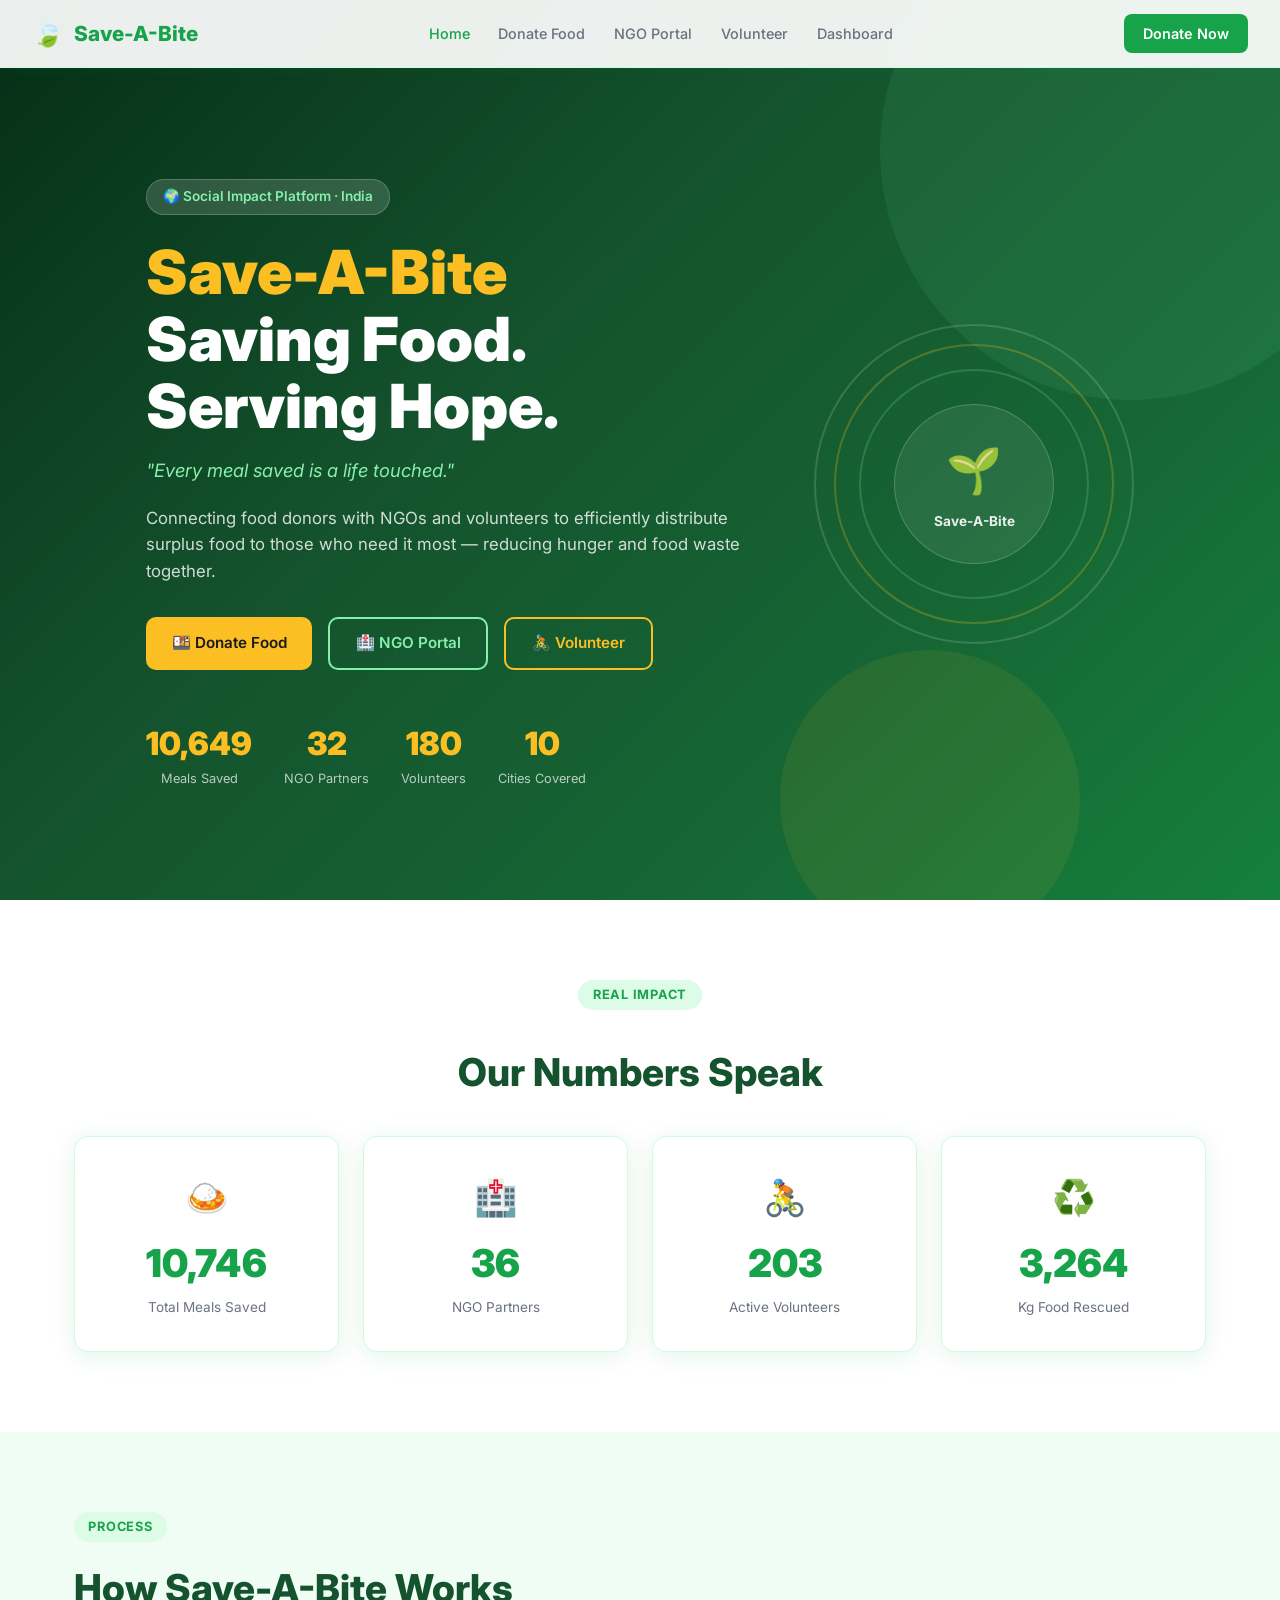
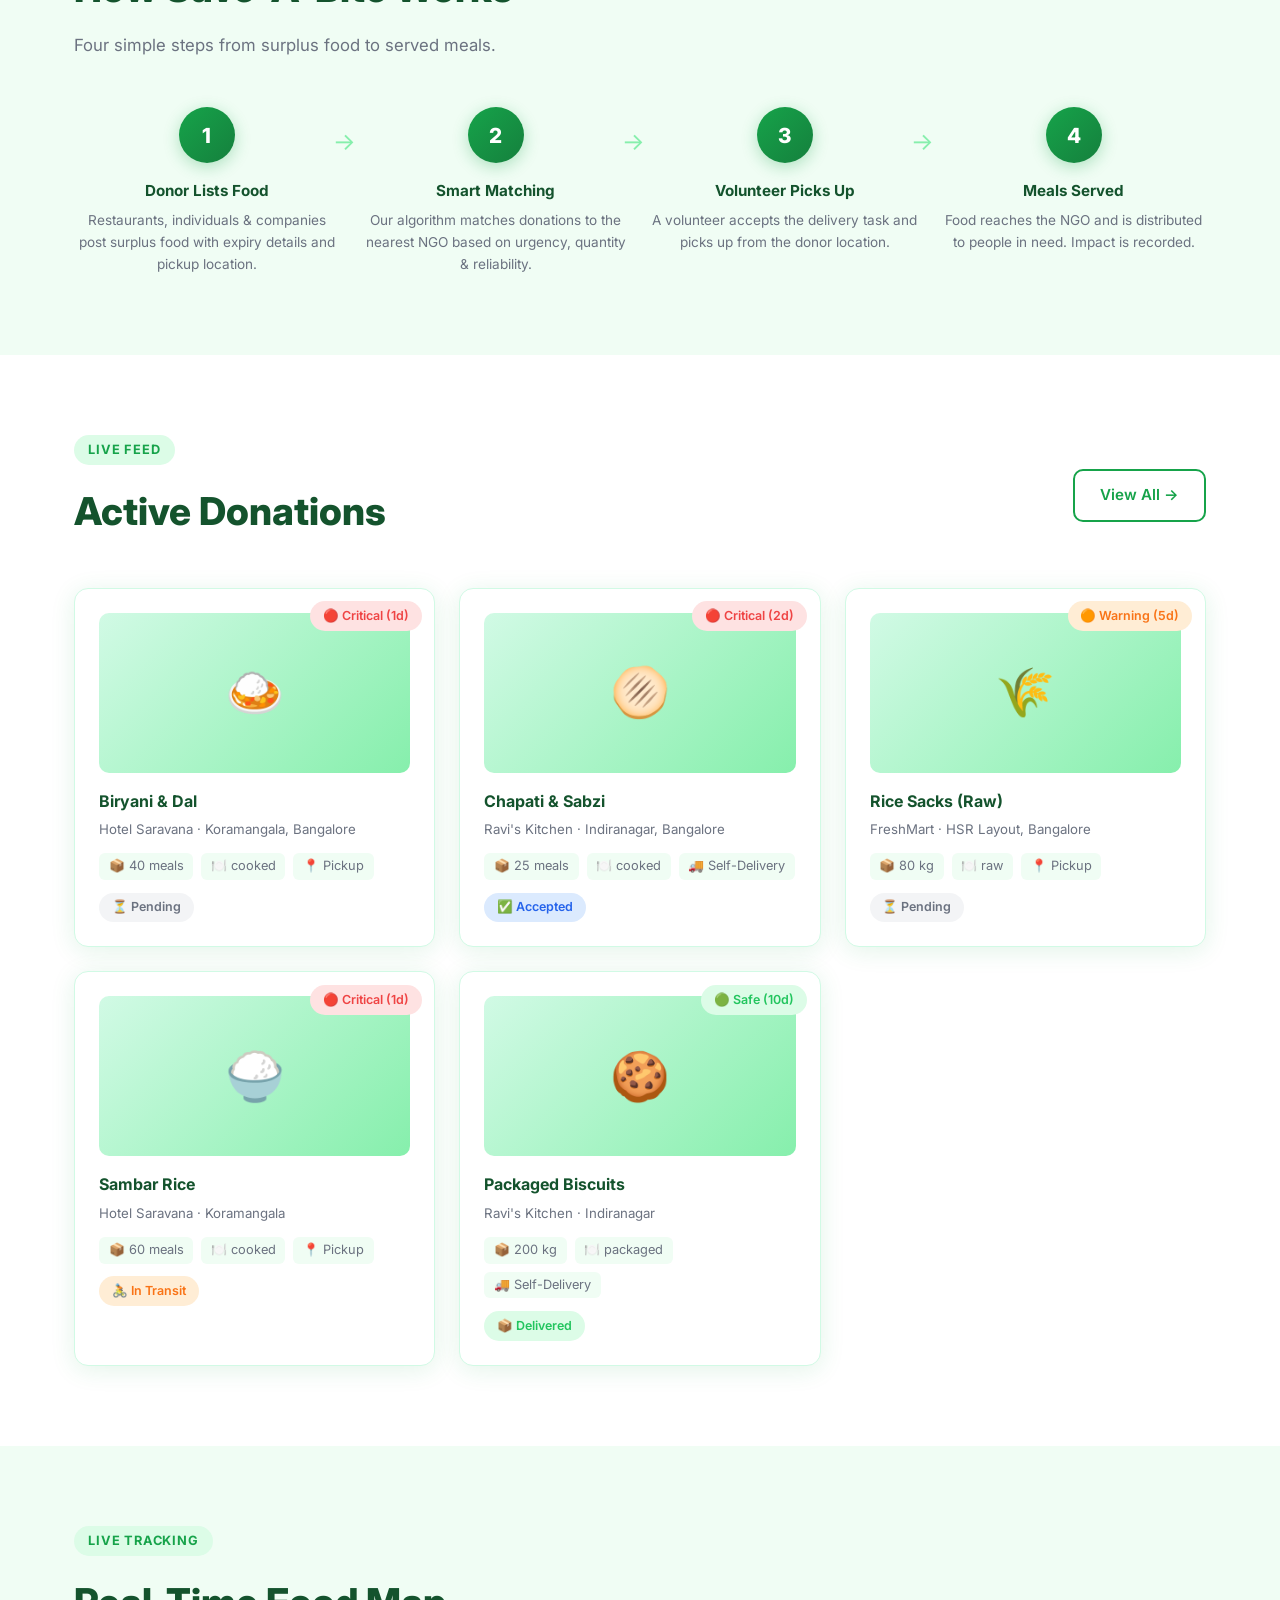
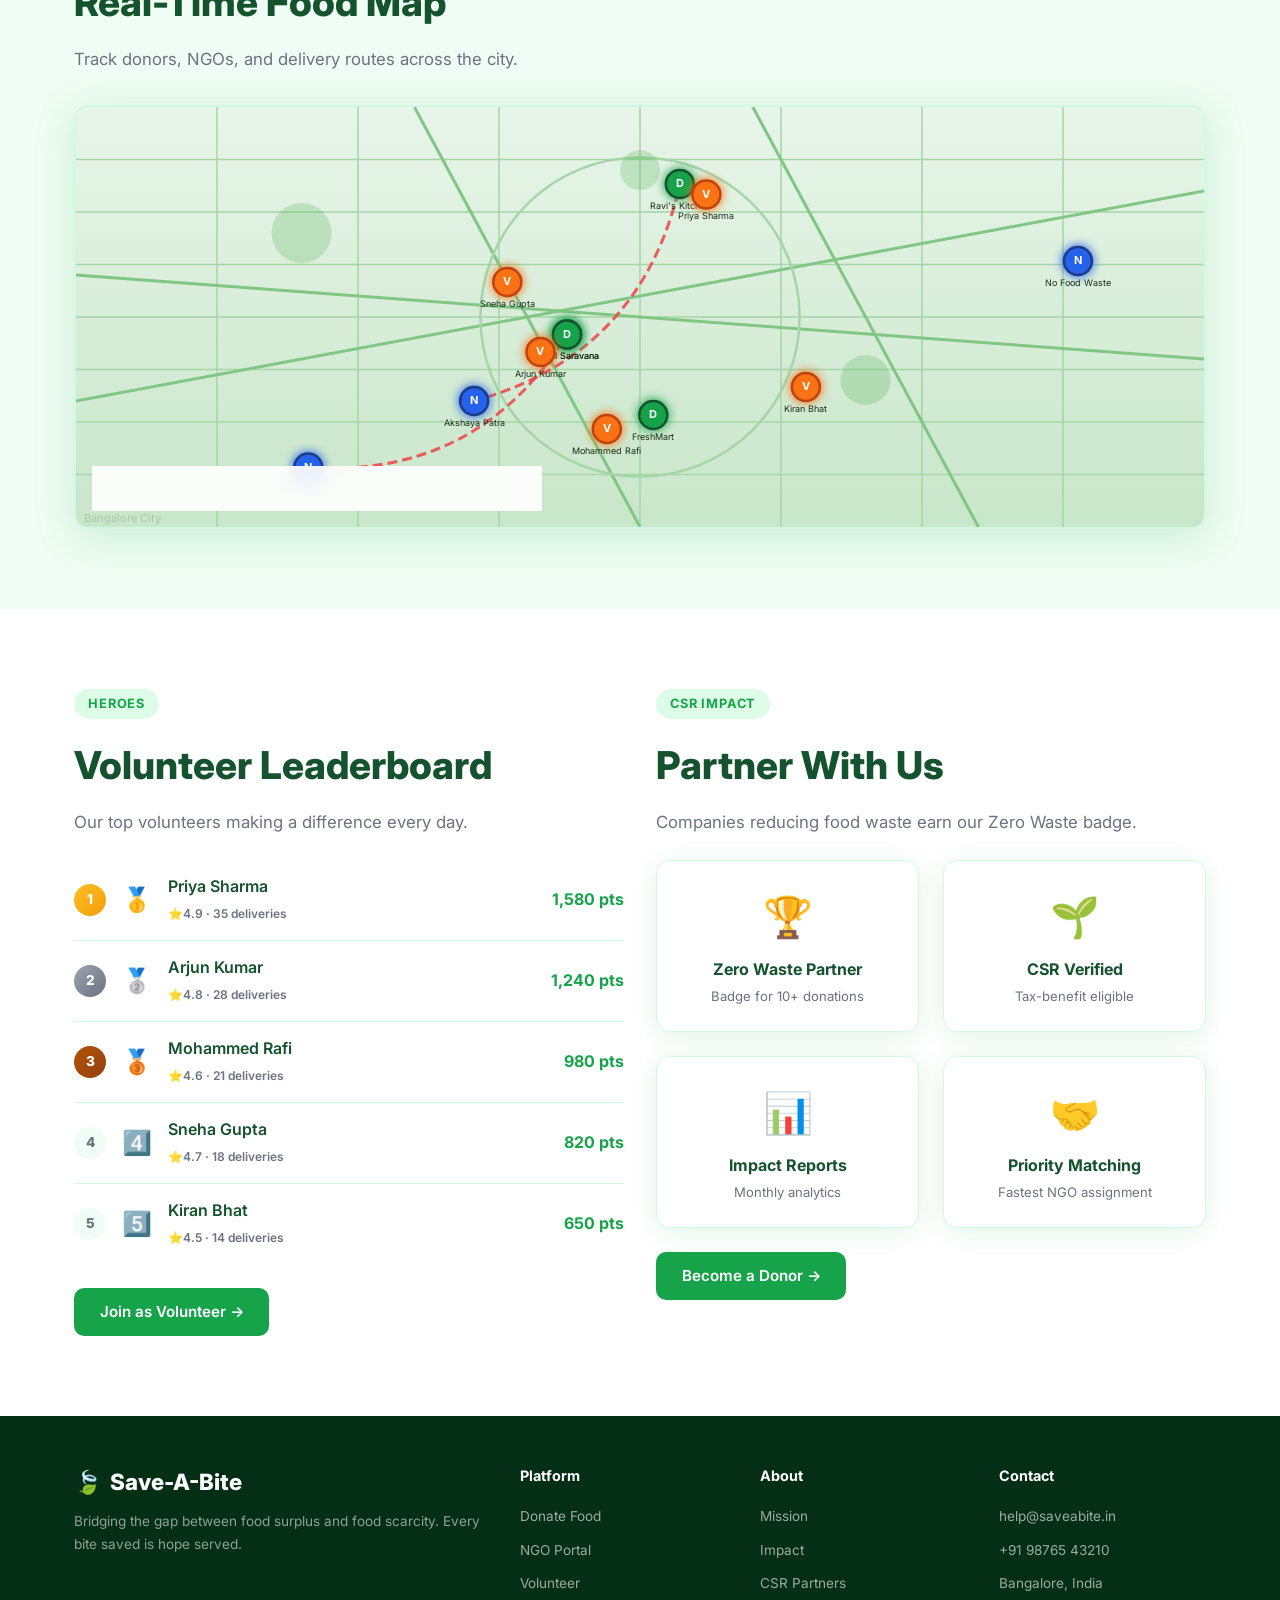
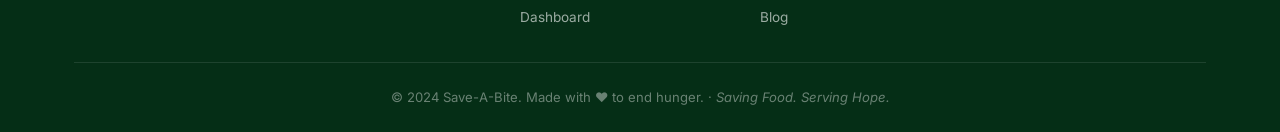
<file: index.html>
<!DOCTYPE html>
<html lang="en">
<head>
<meta charset="UTF-8"/><meta name="viewport" content="width=device-width,initial-scale=1.0"/>
<title>Save-A-Bite | Saving Food. Serving Hope.</title>
<meta name="description" content="Save-A-Bite connects food donors with NGOs and volunteers to distribute surplus food to those in need."/>
<link rel="stylesheet" href="css/style.css"/>
<style>
.nav-open{display:flex!important;flex-direction:column;position:absolute;top:68px;left:0;right:0;background:#fff;padding:1rem 2rem;border-bottom:1px solid var(--border);gap:.5rem;z-index:998;}
.hero-wrap{display:flex;align-items:center;justify-content:space-between;gap:3rem;min-height:calc(100vh - 68px);padding:2rem 0;}
.hero-visual{flex-shrink:0;position:relative;}
.dna-ring{width:320px;height:320px;position:relative;}
.ring{position:absolute;inset:0;border-radius:50%;border:2px solid rgba(255,255,255,.15);}
.ring:nth-child(1){animation:spin 12s linear infinite;}
.ring:nth-child(2){inset:20px;border-color:rgba(251,191,36,.25);animation:spin 8s linear infinite reverse;}
.ring:nth-child(3){inset:45px;border-color:rgba(134,239,172,.2);animation:spin 16s linear infinite;}
@keyframes spin{to{transform:rotate(360deg);}}
.ring-center{position:absolute;inset:80px;background:rgba(255,255,255,.08);border-radius:50%;display:flex;flex-direction:column;align-items:center;justify-content:center;backdrop-filter:blur(4px);border:1px solid rgba(255,255,255,.2);}
.ring-icon{font-size:2.8rem;}
.ring-label{color:rgba(255,255,255,.9);font-weight:700;font-size:.85rem;margin-top:.3rem;}
@media(max-width:840px){.hero-visual{display:none;}.hero-wrap{justify-content:center;}}
</style>
</head>
<body>
<nav>
  <div class="nav-logo"><span>🍃</span>Save-A-Bite</div>
  <ul class="nav-links" id="navLinks">
    <li><a href="index.html">Home</a></li>
    <li><a href="donor.html">Donate Food</a></li>
    <li><a href="ngo.html">NGO Portal</a></li>
    <li><a href="volunteer.html">Volunteer</a></li>
    <li><a href="admin.html">Dashboard</a></li>
  </ul>
  <a href="donor.html" class="nav-cta">Donate Now</a>
  <button class="nav-toggle" id="navToggle">☰</button>
</nav>

<!-- HERO -->
<section id="hero">
  <div class="hero-bg-orbs"><div class="orb orb1"></div><div class="orb orb2"></div></div>
  <div id="foodFloat"></div>
  <div class="container">
    <div class="hero-wrap">
      <div class="hero-content">
        <div class="hero-tag">🌍 Social Impact Platform · India</div>
        <h1><span class="accent">Save-A-Bite</span><br/>Saving Food.<br/>Serving Hope.</h1>
        <p class="hero-tagline">"Every meal saved is a life touched."</p>
        <p class="hero-desc">Connecting food donors with NGOs and volunteers to efficiently distribute surplus food to those who need it most — reducing hunger and food waste together.</p>
        <div class="hero-btns">
          <a href="donor.html" class="btn btn-accent">🍱 Donate Food</a>
          <a href="ngo.html" class="btn btn-outline" style="color:#86EFAC;border-color:#86EFAC;">🏥 NGO Portal</a>
          <a href="volunteer.html" class="btn btn-outline" style="color:#FBBF24;border-color:#FBBF24;">🚴 Volunteer</a>
        </div>
        <div class="hero-stats">
          <div class="hero-stat"><div class="num" id="h1">0</div><div class="lbl">Meals Saved</div></div>
          <div class="hero-stat"><div class="num" id="h2">0</div><div class="lbl">NGO Partners</div></div>
          <div class="hero-stat"><div class="num" id="h3">0</div><div class="lbl">Volunteers</div></div>
          <div class="hero-stat"><div class="num" id="h4">0</div><div class="lbl">Cities Covered</div></div>
        </div>
      </div>
      <div class="hero-visual">
        <div class="dna-ring">
          <div class="ring"></div><div class="ring"></div><div class="ring"></div>
          <div class="ring-center"><div class="ring-icon">🌱</div><div class="ring-label">Save-A-Bite</div></div>
        </div>
      </div>
    </div>
  </div>
</section>

<!-- IMPACT STATS -->
<section class="section" style="background:#fff;">
  <div class="container">
    <div style="text-align:center;margin-bottom:1rem;"><div class="section-tag">Real Impact</div></div>
    <h2 class="section-title" style="text-align:center;">Our Numbers Speak</h2>
    <div class="stats-grid">
      <div class="card stat-card"><div class="stat-icon">🍛</div><span class="stat-num" id="s1">0</span><div class="stat-label">Total Meals Saved</div></div>
      <div class="card stat-card"><div class="stat-icon">🏥</div><span class="stat-num" id="s2">0</span><div class="stat-label">NGO Partners</div></div>
      <div class="card stat-card"><div class="stat-icon">🚴</div><span class="stat-num" id="s3">0</span><div class="stat-label">Active Volunteers</div></div>
      <div class="card stat-card"><div class="stat-icon">♻️</div><span class="stat-num" id="s4">0</span><div class="stat-label">Kg Food Rescued</div></div>
    </div>
  </div>
</section>

<!-- HOW IT WORKS -->
<section class="section" id="how">
  <div class="container">
    <div class="section-tag">Process</div>
    <h2 class="section-title">How Save-A-Bite Works</h2>
    <p class="section-sub">Four simple steps from surplus food to served meals.</p>
    <div class="steps">
      <div class="step"><div class="step-num">1</div><h4>Donor Lists Food</h4><p>Restaurants, individuals & companies post surplus food with expiry details and pickup location.</p></div>
      <div class="step"><div class="step-num">2</div><h4>Smart Matching</h4><p>Our algorithm matches donations to the nearest NGO based on urgency, quantity & reliability.</p></div>
      <div class="step"><div class="step-num">3</div><h4>Volunteer Picks Up</h4><p>A volunteer accepts the delivery task and picks up from the donor location.</p></div>
      <div class="step"><div class="step-num">4</div><h4>Meals Served</h4><p>Food reaches the NGO and is distributed to people in need. Impact is recorded.</p></div>
    </div>
  </div>
</section>

<!-- LIVE DONATIONS -->
<section class="section" style="background:#fff;">
  <div class="container">
    <div style="display:flex;align-items:center;justify-content:space-between;flex-wrap:wrap;gap:1rem;margin-bottom:2rem;">
      <div><div class="section-tag">Live Feed</div><h2 class="section-title">Active Donations</h2></div>
      <a href="ngo.html" class="btn btn-outline">View All →</a>
    </div>
    <div class="grid-3" id="donationsGrid"></div>
  </div>
</section>

<!-- MAP -->
<section class="section">
  <div class="container">
    <div class="section-tag">Live Tracking</div>
    <h2 class="section-title">Real-Time Food Map</h2>
    <p class="section-sub">Track donors, NGOs, and delivery routes across the city.</p>
    <div class="map-container" style="margin-top:2rem;">
      <canvas id="mapCanvas"></canvas>
      <div class="map-legend">
        <div class="legend-item"><div class="legend-dot" style="background:#16A34A"></div>Donor</div>
        <div class="legend-item"><div class="legend-dot" style="background:#2563EB"></div>NGO</div>
        <div class="legend-item"><div class="legend-dot" style="background:#F97316"></div>Volunteer</div>
        <div class="legend-item"><div class="legend-dot" style="background:#EF4444"></div>Critical Route</div>
        <div class="legend-item"><div class="legend-dot" style="background:#22C55E"></div>Safe Route</div>
      </div>
    </div>
  </div>
</section>

<!-- LEADERBOARD -->
<section class="section" style="background:#fff;">
  <div class="container">
    <div style="display:grid;grid-template-columns:1fr 1fr;gap:2rem;align-items:start;" class="lb-wrap">
      <div>
        <div class="section-tag">Heroes</div>
        <h2 class="section-title">Volunteer Leaderboard</h2>
        <p class="section-sub">Our top volunteers making a difference every day.</p>
        <div id="leaderboard" style="margin-top:1.5rem;"></div>
        <a href="volunteer.html" class="btn btn-primary" style="margin-top:1.5rem;">Join as Volunteer →</a>
      </div>
      <div>
        <div class="section-tag">CSR Impact</div>
        <h2 class="section-title">Partner With Us</h2>
        <p class="section-sub">Companies reducing food waste earn our Zero Waste badge.</p>
        <div class="grid-2" style="margin-top:1.5rem;" id="csr-grid">
          <div class="card" style="text-align:center;">
            <div style="font-size:2.5rem;">🏆</div>
            <h4 style="margin:.5rem 0 .2rem;">Zero Waste Partner</h4>
            <p style="font-size:.82rem;color:var(--text-muted);">Badge for 10+ donations</p>
          </div>
          <div class="card" style="text-align:center;">
            <div style="font-size:2.5rem;">🌱</div>
            <h4 style="margin:.5rem 0 .2rem;">CSR Verified</h4>
            <p style="font-size:.82rem;color:var(--text-muted);">Tax-benefit eligible</p>
          </div>
          <div class="card" style="text-align:center;">
            <div style="font-size:2.5rem;">📊</div>
            <h4 style="margin:.5rem 0 .2rem;">Impact Reports</h4>
            <p style="font-size:.82rem;color:var(--text-muted);">Monthly analytics</p>
          </div>
          <div class="card" style="text-align:center;">
            <div style="font-size:2.5rem;">🤝</div>
            <h4 style="margin:.5rem 0 .2rem;">Priority Matching</h4>
            <p style="font-size:.82rem;color:var(--text-muted);">Fastest NGO assignment</p>
          </div>
        </div>
        <a href="donor.html" class="btn btn-primary" style="margin-top:1.5rem;">Become a Donor →</a>
      </div>
    </div>
  </div>
</section>

<!-- FOOTER -->
<footer>
  <div class="container">
    <div class="footer-grid">
      <div class="footer-brand">
        <div class="logo"><span>🍃</span>Save-A-Bite</div>
        <p style="font-size:.85rem;line-height:1.7;color:rgba(255,255,255,.55);">Bridging the gap between food surplus and food scarcity. Every bite saved is hope served.</p>
      </div>
      <div class="footer-links"><h4>Platform</h4><ul><li><a href="donor.html">Donate Food</a></li><li><a href="ngo.html">NGO Portal</a></li><li><a href="volunteer.html">Volunteer</a></li><li><a href="admin.html">Dashboard</a></li></ul></div>
      <div class="footer-links"><h4>About</h4><ul><li><a href="#">Mission</a></li><li><a href="#">Impact</a></li><li><a href="#">CSR Partners</a></li><li><a href="#">Blog</a></li></ul></div>
      <div class="footer-links"><h4>Contact</h4><ul><li><a href="#">help@saveabite.in</a></li><li><a href="#">+91 98765 43210</a></li><li><a href="#">Bangalore, India</a></li></ul></div>
    </div>
    <div class="footer-bottom">© 2024 Save-A-Bite. Made with ❤️ to end hunger. · <em>Saving Food. Serving Hope.</em></div>
  </div>
</footer>

<script src="js/app.js"></script>
<script src="js/map.js"></script>
<script>
document.addEventListener('DOMContentLoaded',()=>{
  // Floating food emojis
  const foods=['🍛','🥗','🍞','🥘','🫓','🍚','🥙','🌾','🍱'];
  const ff=document.getElementById('foodFloat');
  if(ff){
    setInterval(()=>{
      const el=document.createElement('div');
      el.className='food-float';
      el.textContent=foods[Math.floor(Math.random()*foods.length)];
      el.style.left=Math.random()*90+'%';
      el.style.bottom='0';
      el.style.animationDuration=(4+Math.random()*4)+'s';
      el.style.fontSize=(1.2+Math.random())+'rem';
      ff.appendChild(el);
      setTimeout(()=>el.remove(),8000);
    },900);
  }

  // Hero counters
  setTimeout(()=>{
    animCount(document.getElementById('h1'),12480);
    animCount(document.getElementById('h2'),38);
    animCount(document.getElementById('h3'),214);
    animCount(document.getElementById('h4'),12);
  },400);

  // Stats from DB
  const donations=DB.list('donations');
  const ngos=DB.list('ngos');
  const volunteers=DB.list('volunteers');
  const meals=donations.reduce((s,d)=>s+(d.unit==='meals'?d.quantity:Math.round(d.quantity/0.3)),0);
  animCount(document.getElementById('s1'),meals+10240);
  animCount(document.getElementById('s2'),ngos.length+35);
  animCount(document.getElementById('s3'),volunteers.length+209);
  animCount(document.getElementById('s4'),Math.round(meals*0.25)+3200);

  // Donations grid
  const grid=document.getElementById('donationsGrid');
  donations.slice(0,6).forEach(d=>{
    const u=calcUrgency(d.expiry);
    grid.innerHTML+=`
    <div class="card donation-card">
      <div class="food-img">${d.emoji||'🍱'}</div>
      <div class="urgency-indicator">${urgencyBadge(d.expiry)}</div>
      <h4 style="font-weight:700;">${d.foodName}</h4>
      <p style="font-size:.83rem;color:var(--text-muted);margin:.3rem 0;">${d.donorName} · ${d.location.address}</p>
      <div class="donation-meta">
        <span>📦 ${d.quantity} ${d.unit}</span>
        <span>🍽️ ${d.foodType}</span>
        <span>${d.deliveryOption==='pickup'?'📍 Pickup':'🚚 Self-Delivery'}</span>
      </div>
      ${statusBadge(d.status)}
    </div>`;
  });

  // Leaderboard
  const vols=[...DB.list('volunteers')].sort((a,b)=>b.points-a.points);
  const rankCls=['gold','silver','bronze'];
  const lb=document.getElementById('leaderboard');
  vols.slice(0,5).forEach((v,i)=>{
    const medals=['🥇','🥈','🥉','4️⃣','5️⃣'];
    lb.innerHTML+=`
    <div class="leaderboard-item">
      <div class="lb-rank ${rankCls[i]||'other'}">${i+1}</div>
      <div style="font-size:1.5rem;">${medals[i]||''}</div>
      <div class="lb-name">${v.name}<br/><span style="font-size:.75rem;color:var(--text-muted);">⭐${v.rating} · ${v.deliveries} deliveries</span></div>
      <div class="lb-points">${v.points.toLocaleString()} pts</div>
    </div>`;
  });

  // Map
  const map=new SABMap('mapCanvas');
  const{markers,routes}=buildMapData();
  // Add some demo volunteers on map
  DB.list('volunteers').forEach(v=>markers.push({lat:v.location.lat,lng:v.location.lng,type:'volunteer',label:v.name}));
  map.load(markers,routes);
  map.animate();
});

// Responsive leaderboard grid
const lbWrap=document.querySelector('.lb-wrap');
function checkLbWrap(){if(lbWrap)lbWrap.style.gridTemplateColumns=window.innerWidth<700?'1fr':'1fr 1fr';}
window.addEventListener('resize',checkLbWrap);checkLbWrap();
</script>
</body>
</html>
</file>
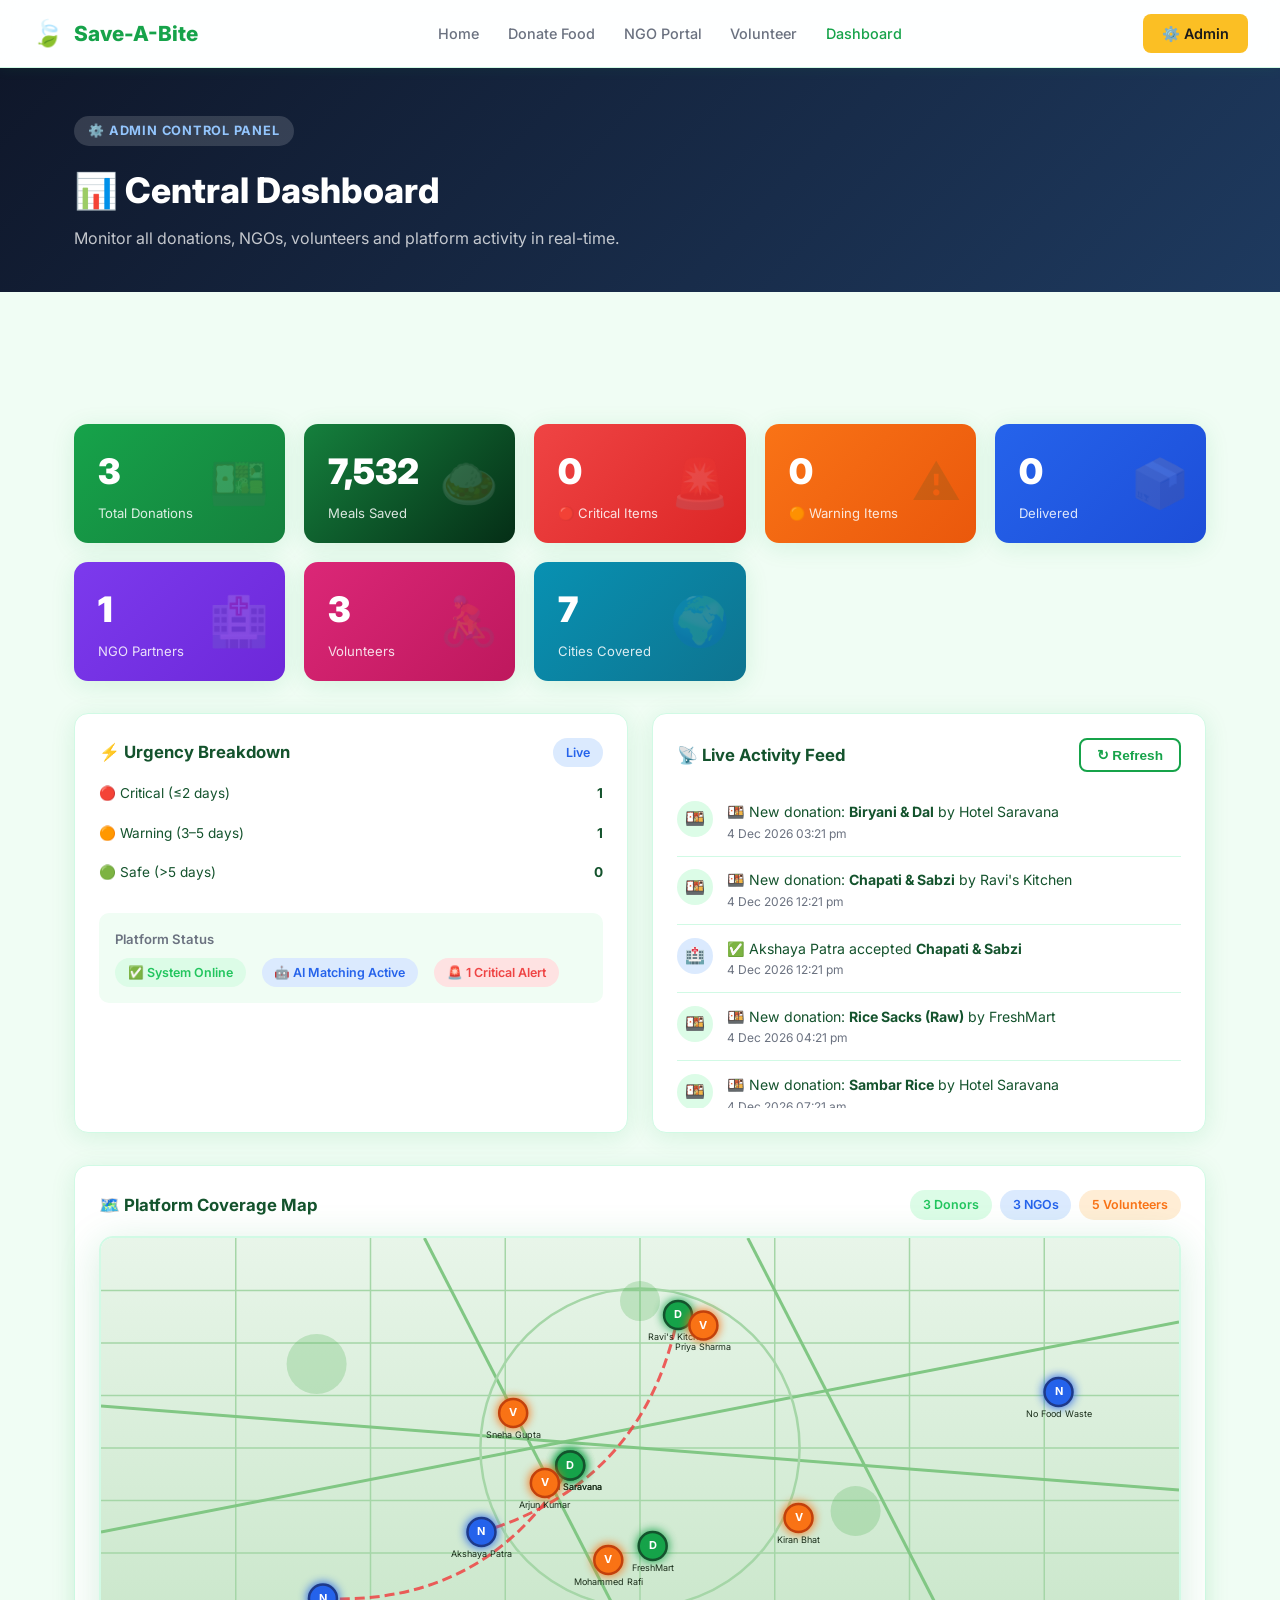
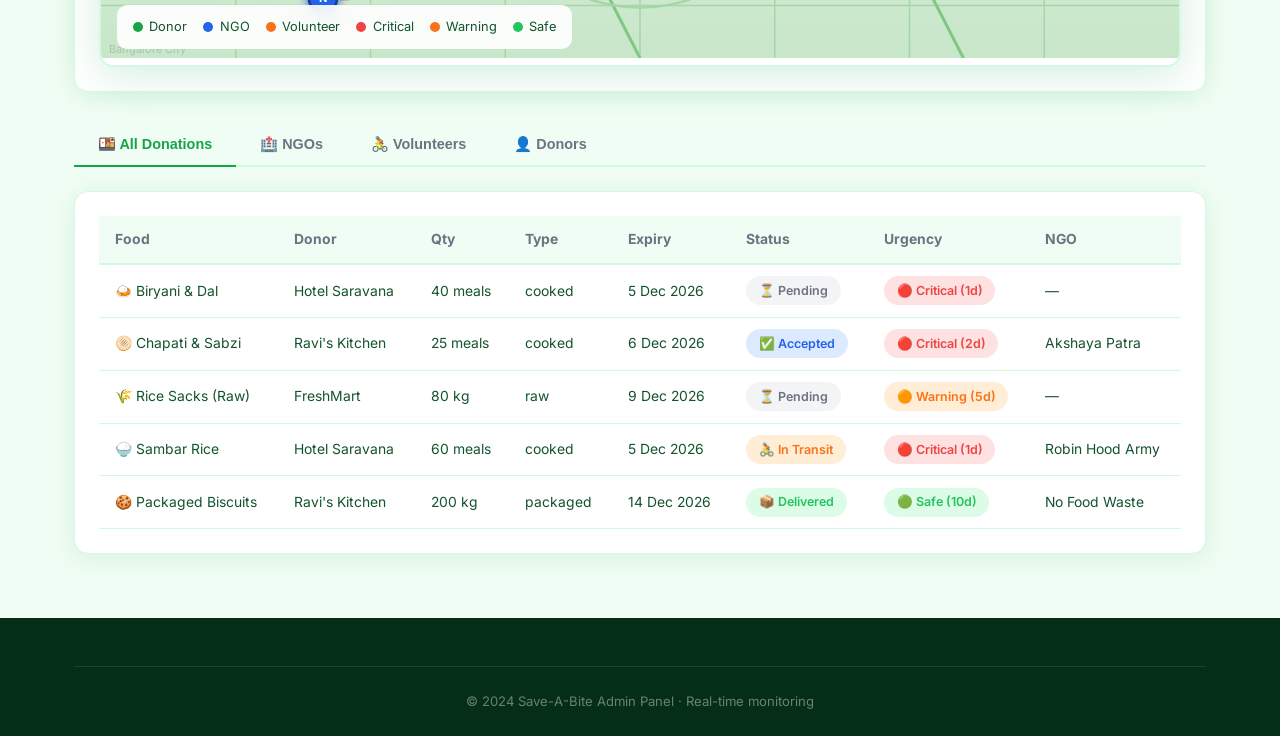
<file: admin.html>
<!DOCTYPE html>
<html lang="en">
<head>
<meta charset="UTF-8"/><meta name="viewport" content="width=device-width,initial-scale=1.0"/>
<title>Admin Dashboard | Save-A-Bite</title>
<link rel="stylesheet" href="css/style.css"/>
<style>
.nav-open{display:flex!important;flex-direction:column;position:absolute;top:68px;left:0;right:0;background:#fff;padding:1rem 2rem;border-bottom:1px solid var(--border);gap:.5rem;z-index:998;}
.kpi-grid{display:grid;grid-template-columns:repeat(auto-fill,minmax(200px,1fr));gap:1.2rem;margin-bottom:2rem;}
.kpi-card{padding:1.2rem 1.5rem;border-radius:var(--radius);position:relative;overflow:hidden;}
.kpi-card .kpi-val{font-size:2.2rem;font-weight:900;display:block;}
.kpi-card .kpi-label{font-size:.82rem;opacity:.85;margin-top:.2rem;}
.kpi-card .kpi-icon{position:absolute;right:1rem;top:50%;transform:translateY(-50%);font-size:3rem;opacity:.15;}
.data-table{width:100%;border-collapse:collapse;font-size:.87rem;}
.data-table th{background:var(--bg);padding:.75rem 1rem;text-align:left;font-weight:700;color:var(--text-muted);border-bottom:2px solid var(--border);}
.data-table td{padding:.7rem 1rem;border-bottom:1px solid var(--border);}
.data-table tr:hover td{background:#F0FDF4;}
.activity-feed{max-height:320px;overflow-y:auto;}
</style>
</head>
<body>
<nav>
  <div class="nav-logo"><span>🍃</span>Save-A-Bite</div>
  <ul class="nav-links" id="navLinks">
    <li><a href="index.html">Home</a></li><li><a href="donor.html">Donate Food</a></li>
    <li><a href="ngo.html">NGO Portal</a></li><li><a href="volunteer.html">Volunteer</a></li>
    <li><a href="admin.html">Dashboard</a></li>
  </ul>
  <span class="nav-cta" style="background:var(--accent);color:#1A1A1A;">⚙️ Admin</span>
  <button class="nav-toggle" id="navToggle">☰</button>
</nav>

<div class="page-header" style="background:linear-gradient(135deg,#0f172a,#1e3a5f);">
  <div class="container">
    <div class="section-tag" style="background:rgba(255,255,255,.15);color:#93C5FD;">⚙️ Admin Control Panel</div>
    <h1>📊 Central Dashboard</h1>
    <p>Monitor all donations, NGOs, volunteers and platform activity in real-time.</p>
  </div>
</div>

<div class="container page-top" style="margin-top:2rem;">

  <!-- KPI CARDS -->
  <div class="kpi-grid" id="kpiGrid"></div>

  <!-- CHARTS ROW -->
  <div class="grid-2" style="gap:1.5rem;margin-bottom:2rem;">
    <!-- Urgency Breakdown -->
    <div class="card">
      <div class="card-header"><span class="card-title">⚡ Urgency Breakdown</span><span class="badge badge-info">Live</span></div>
      <div id="urgencyChart" style="margin-top:1rem;"></div>
    </div>
    <!-- Activity Feed -->
    <div class="card">
      <div class="card-header"><span class="card-title">📡 Live Activity Feed</span><button class="btn btn-outline btn-sm" onclick="refreshActivity()">↻ Refresh</button></div>
      <div class="activity-feed" id="activityFeed"></div>
    </div>
  </div>

  <!-- MAP -->
  <div class="card" style="margin-bottom:2rem;">
    <div class="card-header"><span class="card-title">🗺️ Platform Coverage Map</span><div style="display:flex;gap:.5rem;"><span class="badge badge-safe" id="donorCount">0 Donors</span><span class="badge badge-info" id="ngoCount">0 NGOs</span><span class="badge badge-warning" id="volCount">0 Volunteers</span></div></div>
    <div class="map-container" style="margin-top:1rem;">
      <canvas id="adminMapCanvas"></canvas>
      <div class="map-legend">
        <div class="legend-item"><div class="legend-dot" style="background:#16A34A;"></div>Donor</div>
        <div class="legend-item"><div class="legend-dot" style="background:#2563EB;"></div>NGO</div>
        <div class="legend-item"><div class="legend-dot" style="background:#F97316;"></div>Volunteer</div>
        <div class="legend-item"><div class="legend-dot" style="background:#EF4444;"></div>Critical</div>
        <div class="legend-item"><div class="legend-dot" style="background:#F97316;"></div>Warning</div>
        <div class="legend-item"><div class="legend-dot" style="background:#22C55E;"></div>Safe</div>
      </div>
    </div>
  </div>

  <!-- DATA TABLES -->
  <div class="tabs">
    <button class="tab-btn active" onclick="switchDTab('donations',this)">🍱 All Donations</button>
    <button class="tab-btn" onclick="switchDTab('ngos',this)">🏥 NGOs</button>
    <button class="tab-btn" onclick="switchDTab('volunteers',this)">🚴 Volunteers</button>
    <button class="tab-btn" onclick="switchDTab('donors',this)">👤 Donors</button>
  </div>

  <div class="tab-panel active" id="dtab-donations">
    <div class="card" style="overflow:auto;">
      <table class="data-table" id="donationsTable"></table>
    </div>
  </div>
  <div class="tab-panel" id="dtab-ngos">
    <div class="card" style="overflow:auto;">
      <table class="data-table" id="ngosTable"></table>
    </div>
  </div>
  <div class="tab-panel" id="dtab-volunteers">
    <div class="card" style="overflow:auto;">
      <table class="data-table" id="volunteersTable"></table>
    </div>
  </div>
  <div class="tab-panel" id="dtab-donors">
    <div class="card" style="overflow:auto;">
      <table class="data-table" id="donorsTable"></table>
    </div>
  </div>
</div>

<div style="height:4rem;"></div>
<footer><div class="container"><div class="footer-bottom">© 2024 Save-A-Bite Admin Panel · Real-time monitoring</div></div></footer>

<script src="js/app.js"></script>
<script src="js/map.js"></script>
<script>
function switchDTab(id,btn){
  document.querySelectorAll('.tab-panel').forEach(p=>p.classList.remove('active'));
  document.querySelectorAll('.tab-btn').forEach(b=>b.classList.remove('active'));
  document.getElementById('dtab-'+id).classList.add('active');
  if(btn)btn.classList.add('active');
  renderTable(id);
}

function renderTable(type){
  const donations=DB.list('donations');
  const ngos=DB.list('ngos');
  const volunteers=DB.list('volunteers');
  const donors=DB.list('donors');
  let html='';
  if(type==='donations'){
    html=`<thead><tr><th>Food</th><th>Donor</th><th>Qty</th><th>Type</th><th>Expiry</th><th>Status</th><th>Urgency</th><th>NGO</th></tr></thead><tbody>`;
    html+=donations.map(d=>`<tr><td>${d.emoji||'🍱'} ${d.foodName}</td><td>${d.donorName}</td><td>${d.quantity} ${d.unit}</td><td>${d.foodType}</td><td>${fmtDate(d.expiry)}</td><td>${statusBadge(d.status)}</td><td>${urgencyBadge(d.expiry)}</td><td>${ngos.find(n=>n.id===d.ngoId)?.name||'—'}</td></tr>`).join('');
    html+='</tbody>';
  } else if(type==='ngos'){
    html=`<thead><tr><th>Name</th><th>Email</th><th>Location</th><th>Capacity</th><th>Rating</th><th>Accepted</th></tr></thead><tbody>`;
    html+=ngos.map(n=>`<tr><td>🏥 ${n.name}</td><td>${n.email}</td><td>${n.location.address}</td><td>${n.capacity}</td><td>⭐${n.rating}</td><td>${donations.filter(d=>d.ngoId===n.id).length}</td></tr>`).join('');
    html+='</tbody>';
  } else if(type==='volunteers'){
    html=`<thead><tr><th>Name</th><th>Location</th><th>Points</th><th>Deliveries</th><th>Rating</th><th>Status</th></tr></thead><tbody>`;
    html+=volunteers.map(v=>`<tr><td>🚴 ${v.name}</td><td>${v.location?.address||'—'}</td><td><strong>${v.points||0}</strong></td><td>${v.deliveries||0}</td><td>⭐${v.rating}</td><td><span class="badge badge-safe">Active</span></td></tr>`).join('');
    html+='</tbody>';
  } else if(type==='donors'){
    html=`<thead><tr><th>Name</th><th>Email</th><th>Location</th><th>Rating</th><th>Donations</th></tr></thead><tbody>`;
    html+=donors.map(d=>`<tr><td>👤 ${d.name}</td><td>${d.email}</td><td>${d.location?.address||'—'}</td><td>⭐${d.rating}</td><td>${donations.filter(x=>x.donorId===d.id).length}</td></tr>`).join('');
    html+='</tbody>';
  }
  document.getElementById(type==='donations'?'donationsTable':type==='ngos'?'ngosTable':type==='volunteers'?'volunteersTable':'donorsTable').innerHTML=html;
}

function renderKPIs(){
  const donations=DB.list('donations');
  const ngos=DB.list('ngos');
  const volunteers=DB.list('volunteers');
  const critical=donations.filter(d=>calcUrgency(d.expiry).label==='critical'&&d.status==='pending');
  const warning=donations.filter(d=>calcUrgency(d.expiry).label==='warning'&&d.status==='pending');
  const delivered=donations.filter(d=>d.status==='delivered');
  const meals=donations.reduce((s,d)=>s+(d.unit==='meals'?d.quantity:Math.round(d.quantity/0.3)),0);
  const kpis=[
    {val:donations.length,label:'Total Donations',icon:'🍱',bg:'linear-gradient(135deg,#16A34A,#15803D)',color:'#fff'},
    {val:meals+10240,label:'Meals Saved',icon:'🍛',bg:'linear-gradient(135deg,#15803D,#052e16)',color:'#fff'},
    {val:critical.length,label:'🔴 Critical Items',icon:'🚨',bg:'linear-gradient(135deg,#EF4444,#DC2626)',color:'#fff'},
    {val:warning.length,label:'🟠 Warning Items',icon:'⚠️',bg:'linear-gradient(135deg,#F97316,#EA580C)',color:'#fff'},
    {val:delivered.length,label:'Delivered',icon:'📦',bg:'linear-gradient(135deg,#2563EB,#1D4ED8)',color:'#fff'},
    {val:ngos.length,label:'NGO Partners',icon:'🏥',bg:'linear-gradient(135deg,#7C3AED,#6D28D9)',color:'#fff'},
    {val:volunteers.length,label:'Volunteers',icon:'🚴',bg:'linear-gradient(135deg,#DB2777,#BE185D)',color:'#fff'},
    {val:12,label:'Cities Covered',icon:'🌍',bg:'linear-gradient(135deg,#0891B2,#0E7490)',color:'#fff'},
  ];
  const grid=document.getElementById('kpiGrid');
  kpis.forEach(k=>{
    const div=document.createElement('div');
    div.className='card kpi-card';
    div.style.background=k.bg;div.style.border='none';
    div.innerHTML=`<span class="kpi-val" style="color:${k.color};" id="kpi${k.label.replace(/\W/g,'')}">0</span><div class="kpi-label" style="color:${k.color};">${k.label}</div><div class="kpi-icon">${k.icon}</div>`;
    grid.appendChild(div);
    const el=div.querySelector('.kpi-val');
    setTimeout(()=>animCount(el,k.val),300);
  });
  // Counter badges
  document.getElementById('donorCount').textContent=`${DB.list('donors').length} Donors`;
  document.getElementById('ngoCount').textContent=`${ngos.length} NGOs`;
  document.getElementById('volCount').textContent=`${volunteers.length} Volunteers`;
}

function renderUrgencyChart(){
  const donations=DB.list('donations').filter(d=>d.status==='pending');
  const c=donations.filter(d=>calcUrgency(d.expiry).label==='critical').length;
  const w=donations.filter(d=>calcUrgency(d.expiry).label==='warning').length;
  const s=donations.filter(d=>calcUrgency(d.expiry).label==='safe').length;
  const total=c+w+s||1;
  const chart=document.getElementById('urgencyChart');
  chart.innerHTML=`
    <div style="display:flex;flex-direction:column;gap:.8rem;">
      <div>
        <div style="display:flex;justify-content:space-between;font-size:.85rem;margin-bottom:.3rem;"><span>🔴 Critical (≤2 days)</span><strong>${c}</strong></div>
        <div class="progress-bar"><div style="height:100%;border-radius:4px;background:var(--critical);width:${c/total*100}%;transition:width 1s;"></div></div>
      </div>
      <div>
        <div style="display:flex;justify-content:space-between;font-size:.85rem;margin-bottom:.3rem;"><span>🟠 Warning (3–5 days)</span><strong>${w}</strong></div>
        <div class="progress-bar"><div style="height:100%;border-radius:4px;background:var(--warning);width:${w/total*100}%;transition:width 1s;"></div></div>
      </div>
      <div>
        <div style="display:flex;justify-content:space-between;font-size:.85rem;margin-bottom:.3rem;"><span>🟢 Safe (&gt;5 days)</span><strong>${s}</strong></div>
        <div class="progress-bar"><div style="height:100%;border-radius:4px;background:var(--safe);width:${s/total*100}%;transition:width 1s;"></div></div>
      </div>
    </div>
    <div style="margin-top:1.5rem;padding:1rem;background:var(--bg);border-radius:10px;">
      <p style="font-size:.82rem;font-weight:600;color:var(--text-muted);">Platform Status</p>
      <div style="display:flex;gap:1rem;margin-top:.5rem;flex-wrap:wrap;">
        <span class="badge badge-safe">✅ System Online</span>
        <span class="badge badge-info">🤖 AI Matching Active</span>
        ${c>0?`<span class="badge badge-critical pulse-critical">🚨 ${c} Critical Alert${c>1?'s':''}</span>`:''}
      </div>
    </div>`;
}

function refreshActivity(){
  const donations=DB.list('donations');
  const ngos=DB.list('ngos');
  const volunteers=DB.list('volunteers');
  const events=[];
  donations.forEach(d=>{
    events.push({time:d.created,text:`🍱 New donation: <strong>${d.foodName}</strong> by ${d.donorName}`,icon:'🍱',bg:'#DCFCE7'});
    if(d.ngoId){const ngo=ngos.find(n=>n.id===d.ngoId);events.push({time:d.created,text:`✅ ${ngo?.name||'NGO'} accepted <strong>${d.foodName}</strong>`,icon:'🏥',bg:'#DBEAFE'});}
    if(d.status==='delivered')events.push({time:d.created,text:`🎉 Delivered: <strong>${d.foodName}</strong> — ${d.quantity} ${d.unit} served`,icon:'📦',bg:'#FEF3C7'});
  });
  const feed=document.getElementById('activityFeed');
  if(!events.length){feed.innerHTML='<p style="color:var(--text-muted);font-size:.85rem;padding:.5rem 0;">No activity yet.</p>';return;}
  feed.innerHTML=events.slice(0,12).map(e=>`
  <div class="activity-item">
    <div class="activity-icon" style="background:${e.bg};">${e.icon}</div>
    <div><div class="activity-text">${e.text}</div><div class="activity-time">${fmtDate(e.time)} ${fmtTime(e.time)}</div></div>
  </div>`).join('');
}

document.addEventListener('DOMContentLoaded',()=>{
  renderKPIs();
  renderUrgencyChart();
  refreshActivity();
  renderTable('donations');
  // Map
  const map=new SABMap('adminMapCanvas');
  const{markers,routes}=buildMapData();
  DB.list('volunteers').forEach(v=>markers.push({lat:v.location.lat,lng:v.location.lng,type:'volunteer',label:v.name}));
  map.load(markers,routes);
  map.animate();
  // Auto-refresh activity
  setInterval(refreshActivity,10000);
});
</script>
</body>
</html>
</file>
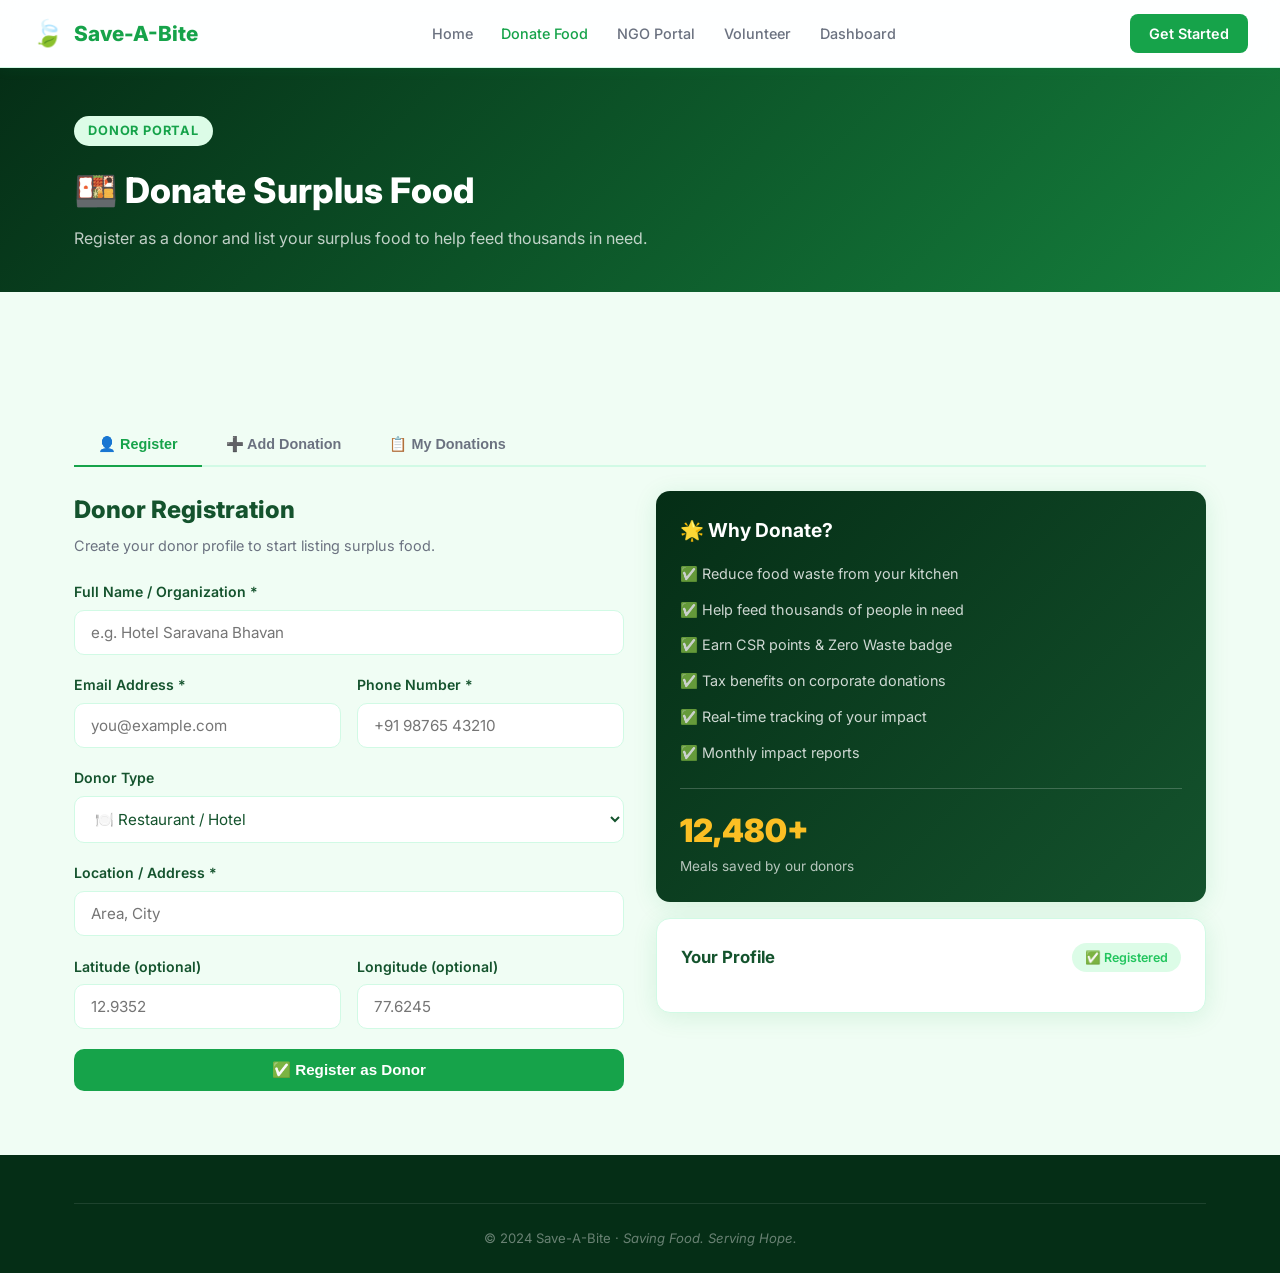
<file: donor.html>
<!DOCTYPE html>
<html lang="en">
<head>
<meta charset="UTF-8"/><meta name="viewport" content="width=device-width,initial-scale=1.0"/>
<title>Donate Food | Save-A-Bite</title>
<link rel="stylesheet" href="css/style.css"/>
<style>
.nav-open{display:flex!important;flex-direction:column;position:absolute;top:68px;left:0;right:0;background:#fff;padding:1rem 2rem;border-bottom:1px solid var(--border);gap:.5rem;z-index:998;}
.my-donations{display:grid;grid-template-columns:repeat(auto-fill,minmax(300px,1fr));gap:1.2rem;margin-top:1.5rem;}
.rating-display{color:var(--accent);font-size:1rem;}
</style>
</head>
<body>
<nav>
  <div class="nav-logo"><span>🍃</span>Save-A-Bite</div>
  <ul class="nav-links" id="navLinks">
    <li><a href="index.html">Home</a></li><li><a href="donor.html">Donate Food</a></li>
    <li><a href="ngo.html">NGO Portal</a></li><li><a href="volunteer.html">Volunteer</a></li>
    <li><a href="admin.html">Dashboard</a></li>
  </ul>
  <a href="#registerSection" class="nav-cta">Get Started</a>
  <button class="nav-toggle" id="navToggle">☰</button>
</nav>

<div class="page-header">
  <div class="container">
    <div class="section-tag">Donor Portal</div>
    <h1>🍱 Donate Surplus Food</h1>
    <p>Register as a donor and list your surplus food to help feed thousands in need.</p>
  </div>
</div>

<div class="container page-top" style="margin-top:2rem;">
  <!-- TABS -->
  <div class="tabs">
    <button class="tab-btn active" onclick="switchTab('register',this)">👤 Register</button>
    <button class="tab-btn" onclick="switchTab('donate',this)">➕ Add Donation</button>
    <button class="tab-btn" onclick="switchTab('mydonations',this)">📋 My Donations</button>
  </div>

  <!-- REGISTER -->
  <div class="tab-panel active" id="tab-register">
    <div class="grid-2" style="gap:2rem;align-items:start;">
      <div>
        <h2 style="font-size:1.5rem;font-weight:800;margin-bottom:.3rem;">Donor Registration</h2>
        <p style="color:var(--text-muted);margin-bottom:1.5rem;font-size:.9rem;">Create your donor profile to start listing surplus food.</p>
        <form id="donorRegForm">
          <div class="form-group"><label>Full Name / Organization *</label><input type="text" id="dName" placeholder="e.g. Hotel Saravana Bhavan" required/></div>
          <div class="form-row">
            <div class="form-group"><label>Email Address *</label><input type="email" id="dEmail" placeholder="you@example.com" required/></div>
            <div class="form-group"><label>Phone Number *</label><input type="tel" id="dPhone" placeholder="+91 98765 43210" required/></div>
          </div>
          <div class="form-group"><label>Donor Type</label>
            <select id="dType"><option value="restaurant">🍽️ Restaurant / Hotel</option><option value="individual">👤 Individual</option><option value="company">🏢 Company / Corporate</option><option value="catering">🥘 Catering Service</option><option value="supermarket">🛒 Supermarket</option></select>
          </div>
          <div class="form-group"><label>Location / Address *</label><input type="text" id="dAddress" placeholder="Area, City" required/></div>
          <div class="form-row">
            <div class="form-group"><label>Latitude (optional)</label><input type="number" id="dLat" placeholder="12.9352" step="0.0001"/></div>
            <div class="form-group"><label>Longitude (optional)</label><input type="number" id="dLng" placeholder="77.6245" step="0.0001"/></div>
          </div>
          <button type="submit" class="btn btn-primary btn-full">✅ Register as Donor</button>
        </form>
      </div>
      <div>
        <div class="card" style="background:linear-gradient(135deg,#052e16,#14532d);color:#fff;border:none;">
          <h3 style="font-size:1.2rem;margin-bottom:1rem;">🌟 Why Donate?</h3>
          <ul style="list-style:none;display:flex;flex-direction:column;gap:.8rem;font-size:.9rem;color:rgba(255,255,255,.8);">
            <li>✅ Reduce food waste from your kitchen</li>
            <li>✅ Help feed thousands of people in need</li>
            <li>✅ Earn CSR points &amp; Zero Waste badge</li>
            <li>✅ Tax benefits on corporate donations</li>
            <li>✅ Real-time tracking of your impact</li>
            <li>✅ Monthly impact reports</li>
          </ul>
          <div style="margin-top:1.5rem;padding-top:1rem;border-top:1px solid rgba(255,255,255,.2);">
            <div style="font-size:2rem;font-weight:900;color:var(--accent);">12,480+</div>
            <div style="font-size:.85rem;color:rgba(255,255,255,.7);">Meals saved by our donors</div>
          </div>
        </div>
        <div class="card" style="margin-top:1rem;" id="donorProfileCard" style="display:none;">
          <div class="card-header"><span class="card-title">Your Profile</span><span class="badge badge-safe">✅ Registered</span></div>
          <div id="donorProfileContent"></div>
        </div>
      </div>
    </div>
  </div>

  <!-- ADD DONATION -->
  <div class="tab-panel" id="tab-donate">
    <div class="grid-2" style="gap:2rem;align-items:start;">
      <div>
        <h2 style="font-size:1.5rem;font-weight:800;margin-bottom:.3rem;">List Surplus Food</h2>
        <p style="color:var(--text-muted);margin-bottom:1.5rem;font-size:.9rem;">Fill in the details below. Urgency badge is auto-calculated from expiry.</p>
        <form id="donationForm">
          <div class="form-group"><label>Food Name *</label><input type="text" id="fName" placeholder="e.g. Biryani, Dal, Chapati" required/></div>
          <div class="form-row">
            <div class="form-group"><label>Quantity *</label><input type="number" id="fQty" placeholder="50" min="1" required/></div>
            <div class="form-group"><label>Unit</label><select id="fUnit"><option value="meals">Meals</option><option value="kg">Kg</option><option value="packets">Packets</option><option value="litres">Litres</option></select></div>
          </div>
          <div class="form-group"><label>Food Type *</label>
            <select id="fType"><option value="cooked">🍛 Cooked Food</option><option value="raw">🌾 Raw Ingredients</option><option value="packaged">📦 Packaged / Sealed</option><option value="bakery">🍞 Bakery Items</option></select>
          </div>
          <div class="form-group">
            <label>Expiry Date &amp; Time * <span style="color:var(--critical);font-size:.8rem;">(MANDATORY — determines urgency)</span></label>
            <input type="datetime-local" id="fExpiry" required/>
          </div>
          <div id="urgencyPreview" style="margin-bottom:1rem;display:none;"></div>
          <div class="form-group"><label>Pickup Location</label><input type="text" id="fLocation" placeholder="Address / Area (leave blank to use profile address)"/></div>
          <div class="form-group"><label>Delivery Option</label>
            <select id="fDelivery"><option value="pickup">📍 Pickup Required (NGO/Volunteer collects)</option><option value="self">🚚 Self-Delivery (I will drop it off)</option></select>
          </div>
          <div class="form-group">
            <label>Food Image (optional)</label>
            <div class="upload-zone" onclick="document.getElementById('fImage').click()">
              <input type="file" id="fImage" accept="image/*" style="display:none" onchange="previewImg(event)"/>
              <div id="uploadPreview"><div class="icon">📷</div><p style="font-size:.88rem;">Click to upload food photo</p></div>
            </div>
          </div>
          <button type="submit" class="btn btn-primary btn-full">🚀 List Donation</button>
        </form>
      </div>
      <div>
        <div class="card">
          <h4 style="font-weight:700;margin-bottom:1rem;">⚡ Urgency Guide</h4>
          <div style="display:flex;flex-direction:column;gap:.8rem;">
            <div style="display:flex;align-items:center;gap:.8rem;padding:.9rem;border-radius:10px;background:#FEE2E2;">
              <span style="font-size:1.5rem;">🔴</span>
              <div><strong style="color:var(--critical);">Critical</strong><p style="font-size:.82rem;color:var(--critical);">≤ 2 days — Highest priority matching, instant alert</p></div>
            </div>
            <div style="display:flex;align-items:center;gap:.8rem;padding:.9rem;border-radius:10px;background:#FFEDD5;">
              <span style="font-size:1.5rem;">🟠</span>
              <div><strong style="color:var(--warning);">Warning</strong><p style="font-size:.82rem;color:var(--warning);">3–5 days — High priority, matched within 2 hours</p></div>
            </div>
            <div style="display:flex;align-items:center;gap:.8rem;padding:.9rem;border-radius:10px;background:#DCFCE7;">
              <span style="font-size:1.5rem;">🟢</span>
              <div><strong style="color:var(--safe);">Safe</strong><p style="font-size:.82rem;color:var(--safe);">&gt; 5 days — Scheduled matching, lower urgency</p></div>
            </div>
          </div>
          <div style="margin-top:1.5rem;padding:1rem;background:var(--bg);border-radius:10px;">
            <p style="font-size:.85rem;font-weight:600;margin-bottom:.5rem;">🤖 Smart Matching Score</p>
            <p style="font-size:.8rem;color:var(--text-muted);">NGO matching considers: distance (40pts) + urgency (35pts) + rating (15pts) + capacity (10pts)</p>
          </div>
        </div>
      </div>
    </div>
  </div>

  <!-- MY DONATIONS -->
  <div class="tab-panel" id="tab-mydonations">
    <div style="display:flex;align-items:center;justify-content:space-between;margin-bottom:1rem;">
      <h2 style="font-size:1.5rem;font-weight:800;">My Donation History</h2>
      <div style="display:flex;gap:.5rem;">
        <select id="filterStatus" onchange="renderMyDonations()" style="padding:.5rem .8rem;border:1.5px solid var(--border);border-radius:8px;font-size:.85rem;">
          <option value="">All Status</option><option value="pending">Pending</option><option value="accepted">Accepted</option><option value="picked">In Transit</option><option value="delivered">Delivered</option>
        </select>
      </div>
    </div>
    <div class="my-donations" id="myDonationsGrid"></div>
  </div>
</div>

<div style="height:4rem;"></div>
<footer>
  <div class="container"><div class="footer-bottom">© 2024 Save-A-Bite · <em>Saving Food. Serving Hope.</em></div></div>
</footer>

<script src="js/app.js"></script>
<script>
function switchTab(id,btn){
  document.querySelectorAll('.tab-panel').forEach(p=>p.classList.remove('active'));
  document.querySelectorAll('.tab-btn').forEach(b=>b.classList.remove('active'));
  document.getElementById('tab-'+id).classList.add('active');
  btn.classList.add('active');
  if(id==='mydonations')renderMyDonations();
  if(id==='register')loadProfile();
}

function loadProfile(){
  const donor=DB.get('currentDonor');
  const card=document.getElementById('donorProfileCard');
  if(donor){
    card.style.display='block';
    document.getElementById('donorProfileContent').innerHTML=`
      <p><strong>Name:</strong> ${donor.name}</p>
      <p><strong>Type:</strong> ${donor.type}</p>
      <p><strong>Email:</strong> ${donor.email}</p>
      <p><strong>Phone:</strong> ${donor.phone}</p>
      <p><strong>Location:</strong> ${donor.location.address}</p>
      <p style="margin-top:.5rem;"><span class="badge badge-info">⭐ Rating: ${donor.rating}</span></p>`;
  }
}

// Donor registration
document.getElementById('donorRegForm').addEventListener('submit',e=>{
  e.preventDefault();
  const donor={
    id:genId('d'),
    name:document.getElementById('dName').value,
    email:document.getElementById('dEmail').value,
    phone:document.getElementById('dPhone').value,
    type:document.getElementById('dType').value,
    location:{
      lat:parseFloat(document.getElementById('dLat').value)||12.935+Math.random()*.05,
      lng:parseFloat(document.getElementById('dLng').value)||77.624+Math.random()*.05,
      address:document.getElementById('dAddress').value
    },
    rating:4.0,
    registered:new Date().toISOString()
  };
  DB.push('donors',donor);
  DB.set('currentDonor',donor);
  toast('✅ Registered as donor! You can now list donations.','success');
  loadProfile();
  e.target.reset();
});

// Expiry preview
document.getElementById('fExpiry').addEventListener('change',function(){
  const u=calcUrgency(this.value);
  const prev=document.getElementById('urgencyPreview');
  prev.style.display='block';
  prev.innerHTML=`<div style="padding:.8rem 1rem;border-radius:10px;background:${u.label==='critical'?'#FEE2E2':u.label==='warning'?'#FFEDD5':'#DCFCE7'};">
    <strong>Urgency: ${urgencyBadge(this.value)}</strong>
    <span style="font-size:.82rem;margin-left:.5rem;color:var(--text-muted);">${u.days} day(s) remaining</span></div>`;
});

// Image preview
function previewImg(e){
  const file=e.target.files[0];if(!file)return;
  const reader=new FileReader();
  reader.onload=ev=>{
    document.getElementById('uploadPreview').innerHTML=`<img src="${ev.target.result}" style="max-height:120px;border-radius:8px;"/>`;
  };reader.readAsDataURL(file);
}

// Donation form
document.getElementById('donationForm').addEventListener('submit',e=>{
  e.preventDefault();
  const donor=DB.get('currentDonor')||DB.list('donors')[0];
  if(!donor){toast('Please register as a donor first!','error');return;}
  const foodEmojis={cooked:'🍛',raw:'🌾',packaged:'📦',bakery:'🍞'};
  const fType=document.getElementById('fType').value;
  const donation={
    id:genId('don'),
    donorId:donor.id,
    donorName:donor.name,
    foodName:document.getElementById('fName').value,
    quantity:parseInt(document.getElementById('fQty').value),
    unit:document.getElementById('fUnit').value,
    foodType:fType,
    expiry:document.getElementById('fExpiry').value,
    location:{...donor.location,address:document.getElementById('fLocation').value||donor.location.address},
    deliveryOption:document.getElementById('fDelivery').value,
    status:'pending',
    emoji:foodEmojis[fType]||'🍱',
    ngoId:null,volunteerId:null,
    created:new Date().toISOString()
  };
  DB.push('donations',donation);
  const u=calcUrgency(donation.expiry);
  toast(`Donation listed! Urgency: ${u.emoji} ${u.label}`,'success');
  if(u.label==='critical')toast('🔴 ALERT: Critical item — NGO will be notified immediately!','warn');
  e.target.reset();
  document.getElementById('urgencyPreview').style.display='none';
});

function renderMyDonations(){
  const donor=DB.get('currentDonor')||DB.list('donors')[0];
  const filter=document.getElementById('filterStatus').value;
  const donations=DB.list('donations').filter(d=>(!donor||d.donorId===donor.id)&&(!filter||d.status===filter));
  const grid=document.getElementById('myDonationsGrid');
  if(!donations.length){grid.innerHTML='<p style="color:var(--text-muted);">No donations yet. <a href="#" onclick="switchTab(\'donate\',document.querySelectorAll(\'.tab-btn\')[1])">List your first donation →</a></p>';return;}
  grid.innerHTML=donations.map(d=>`
  <div class="card donation-card">
    <div style="display:flex;align-items:center;justify-content:space-between;margin-bottom:.8rem;">
      <h4 style="font-weight:700;">${d.emoji||'🍱'} ${d.foodName}</h4>
      ${urgencyBadge(d.expiry)}
    </div>
    <div class="donation-meta">
      <span>📦 ${d.quantity} ${d.unit}</span><span>🍽️ ${d.foodType}</span>
    </div>
    <p style="font-size:.82rem;color:var(--text-muted);margin:.5rem 0;">📍 ${d.location.address}</p>
    <p style="font-size:.82rem;color:var(--text-muted);">🗓️ Expires: ${fmtDate(d.expiry)}</p>
    <div style="margin:.8rem 0;">${statusBadge(d.status)}</div>
    <div class="status-steps">
      <div class="status-step ${['pending','accepted','picked','delivered'].indexOf(d.status)>=0?'done':''}">Listed</div>
      <div class="status-step ${['accepted','picked','delivered'].indexOf(d.status)>=0?'done':''}">Accepted</div>
      <div class="status-step ${['picked','delivered'].indexOf(d.status)>=0?'done':''}">Picked</div>
      <div class="status-step ${d.status==='delivered'?'done':''}">Delivered</div>
    </div>
    ${d.ngoId?`<p style="font-size:.8rem;color:var(--text-muted);">🏥 Assigned to: ${DB.list('ngos').find(n=>n.id===d.ngoId)?.name||'NGO'}</p>`:''}
  </div>`).join('');
}

loadProfile();
</script>
</body>
</html>
</file>
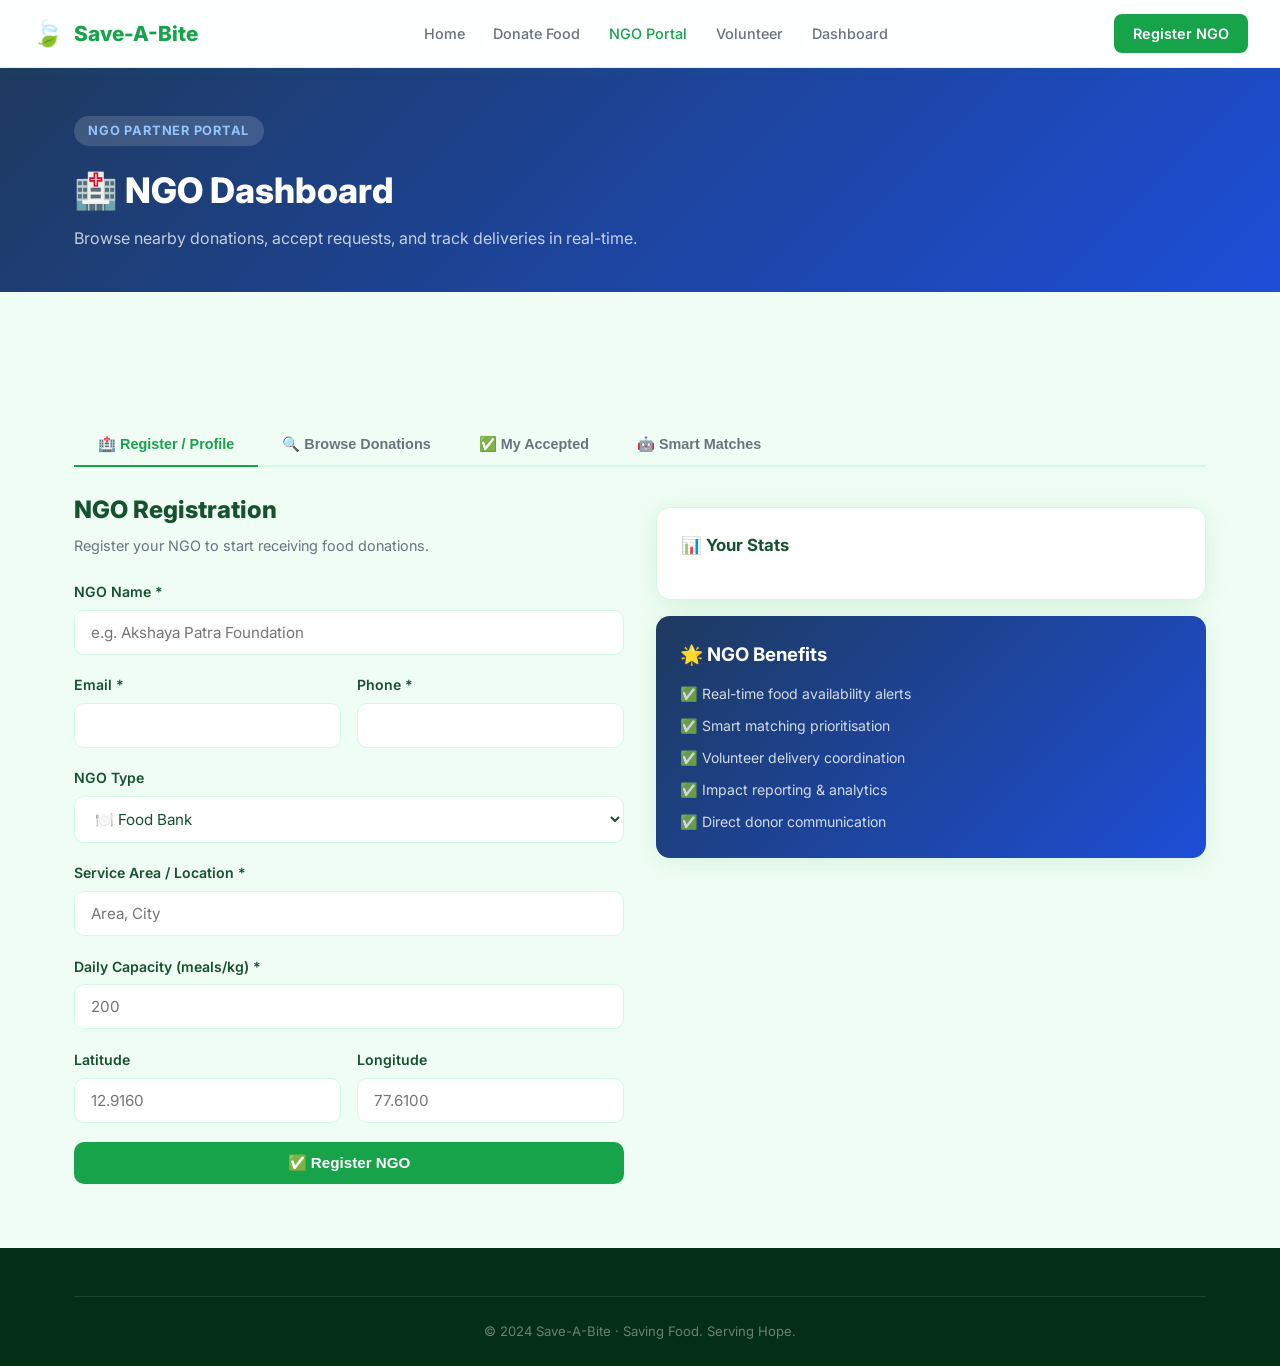
<file: ngo.html>
<!DOCTYPE html>
<html lang="en">
<head>
<meta charset="UTF-8"/><meta name="viewport" content="width=device-width,initial-scale=1.0"/>
<title>NGO Portal | Save-A-Bite</title>
<link rel="stylesheet" href="css/style.css"/>
<style>
.nav-open{display:flex!important;flex-direction:column;position:absolute;top:68px;left:0;right:0;background:#fff;padding:1rem 2rem;border-bottom:1px solid var(--border);gap:.5rem;z-index:998;}
.donation-list{display:grid;grid-template-columns:repeat(auto-fill,minmax(300px,1fr));gap:1.2rem;}
.progress-bar{height:8px;border-radius:4px;background:var(--border);overflow:hidden;margin-top:.3rem;}
.progress-fill{height:100%;border-radius:4px;background:linear-gradient(90deg,var(--primary),var(--primary-light));}
</style>
</head>
<body>
<nav>
  <div class="nav-logo"><span>🍃</span>Save-A-Bite</div>
  <ul class="nav-links" id="navLinks">
    <li><a href="index.html">Home</a></li><li><a href="donor.html">Donate Food</a></li>
    <li><a href="ngo.html">NGO Portal</a></li><li><a href="volunteer.html">Volunteer</a></li>
    <li><a href="admin.html">Dashboard</a></li>
  </ul>
  <a href="#" class="nav-cta" onclick="switchTab('register',document.querySelector('.tab-btn'))">Register NGO</a>
  <button class="nav-toggle" id="navToggle">☰</button>
</nav>

<div class="page-header" style="background:linear-gradient(135deg,#1e3a5f,#1d4ed8);">
  <div class="container">
    <div class="section-tag" style="background:rgba(255,255,255,.15);color:#93C5FD;">NGO Partner Portal</div>
    <h1>🏥 NGO Dashboard</h1>
    <p>Browse nearby donations, accept requests, and track deliveries in real-time.</p>
  </div>
</div>

<div class="container page-top" style="margin-top:2rem;">
  <div class="tabs">
    <button class="tab-btn active" onclick="switchTab('register',this)">🏥 Register / Profile</button>
    <button class="tab-btn" onclick="switchTab('browse',this)">🔍 Browse Donations</button>
    <button class="tab-btn" onclick="switchTab('accepted',this)">✅ My Accepted</button>
    <button class="tab-btn" onclick="switchTab('matched',this)">🤖 Smart Matches</button>
  </div>

  <!-- REGISTER -->
  <div class="tab-panel active" id="tab-register">
    <div class="grid-2" style="gap:2rem;align-items:start;">
      <div>
        <h2 style="font-size:1.5rem;font-weight:800;margin-bottom:.3rem;">NGO Registration</h2>
        <p style="color:var(--text-muted);margin-bottom:1.5rem;font-size:.9rem;">Register your NGO to start receiving food donations.</p>
        <form id="ngoRegForm">
          <div class="form-group"><label>NGO Name *</label><input type="text" id="nName" placeholder="e.g. Akshaya Patra Foundation" required/></div>
          <div class="form-row">
            <div class="form-group"><label>Email *</label><input type="email" id="nEmail" required/></div>
            <div class="form-group"><label>Phone *</label><input type="tel" id="nPhone" required/></div>
          </div>
          <div class="form-group"><label>NGO Type</label>
            <select id="nType"><option>🍽️ Food Bank</option><option>🏠 Shelter</option><option>👶 Child Welfare</option><option>👴 Old Age Home</option><option>🌍 Community Kitchen</option></select>
          </div>
          <div class="form-group"><label>Service Area / Location *</label><input type="text" id="nAddress" placeholder="Area, City" required/></div>
          <div class="form-group"><label>Daily Capacity (meals/kg) *</label><input type="number" id="nCapacity" placeholder="200" min="1" required/></div>
          <div class="form-row">
            <div class="form-group"><label>Latitude</label><input type="number" id="nLat" placeholder="12.9160" step="0.0001"/></div>
            <div class="form-group"><label>Longitude</label><input type="number" id="nLng" placeholder="77.6100" step="0.0001"/></div>
          </div>
          <button type="submit" class="btn btn-primary btn-full">✅ Register NGO</button>
        </form>
      </div>
      <div>
        <div class="card" id="ngoProfileCard" style="display:none;">
          <div class="card-header"><span class="card-title">🏥 Your NGO Profile</span><span class="badge badge-safe">✅ Active</span></div>
          <div id="ngoProfileContent"></div>
        </div>
        <div class="card" style="margin-top:1rem;" id="ngoStatsCard" style="display:none;">
          <div class="card-title" style="margin-bottom:1rem;">📊 Your Stats</div>
          <div id="ngoStats"></div>
        </div>
        <div class="card" style="margin-top:1rem;background:linear-gradient(135deg,#1e3a5f,#1d4ed8);color:#fff;border:none;">
          <h3 style="margin-bottom:.8rem;">🌟 NGO Benefits</h3>
          <ul style="list-style:none;display:flex;flex-direction:column;gap:.6rem;font-size:.88rem;color:rgba(255,255,255,.8);">
            <li>✅ Real-time food availability alerts</li>
            <li>✅ Smart matching prioritisation</li>
            <li>✅ Volunteer delivery coordination</li>
            <li>✅ Impact reporting &amp; analytics</li>
            <li>✅ Direct donor communication</li>
          </ul>
        </div>
      </div>
    </div>
  </div>

  <!-- BROWSE -->
  <div class="tab-panel" id="tab-browse">
    <div style="display:flex;align-items:center;justify-content:space-between;flex-wrap:wrap;gap:1rem;margin-bottom:1.5rem;">
      <h2 style="font-size:1.5rem;font-weight:800;">Available Donations Near You</h2>
      <div style="display:flex;gap:.6rem;flex-wrap:wrap;">
        <select id="filterType" onchange="renderBrowse()" style="padding:.5rem .8rem;border:1.5px solid var(--border);border-radius:8px;font-size:.85rem;">
          <option value="">All Types</option><option value="cooked">Cooked</option><option value="raw">Raw</option><option value="packaged">Packaged</option>
        </select>
        <select id="filterUrgency" onchange="renderBrowse()" style="padding:.5rem .8rem;border:1.5px solid var(--border);border-radius:8px;font-size:.85rem;">
          <option value="">All Urgency</option><option value="critical">🔴 Critical</option><option value="warning">🟠 Warning</option><option value="safe">🟢 Safe</option>
        </select>
      </div>
    </div>
    <div class="donation-list" id="browseGrid"></div>
  </div>

  <!-- ACCEPTED -->
  <div class="tab-panel" id="tab-accepted">
    <h2 style="font-size:1.5rem;font-weight:800;margin-bottom:1.5rem;">Accepted Donations</h2>
    <div class="donation-list" id="acceptedGrid"></div>
  </div>

  <!-- SMART MATCHES -->
  <div class="tab-panel" id="tab-matched">
    <div style="display:flex;align-items:center;gap:1rem;margin-bottom:1.5rem;flex-wrap:wrap;">
      <h2 style="font-size:1.5rem;font-weight:800;">🤖 AI Smart Matches</h2>
      <span class="badge badge-info">Sorted by urgency + distance + score</span>
    </div>
    <div class="donation-list" id="matchedGrid"></div>
  </div>
</div>

<div style="height:4rem;"></div>
<footer><div class="container"><div class="footer-bottom">© 2024 Save-A-Bite · Saving Food. Serving Hope.</div></div></footer>

<script src="js/app.js"></script>
<script>
function switchTab(id,btn){
  document.querySelectorAll('.tab-panel').forEach(p=>p.classList.remove('active'));
  document.querySelectorAll('.tab-btn').forEach(b=>b.classList.remove('active'));
  document.getElementById('tab-'+id).classList.add('active');
  if(btn)btn.classList.add('active');
  if(id==='browse')renderBrowse();
  if(id==='accepted')renderAccepted();
  if(id==='matched')renderMatched();
  if(id==='register')loadNGOProfile();
}

function loadNGOProfile(){
  const ngo=DB.get('currentNGO');
  if(!ngo)return;
  document.getElementById('ngoProfileCard').style.display='block';
  document.getElementById('ngoProfileContent').innerHTML=`
    <p><strong>Name:</strong> ${ngo.name}</p>
    <p><strong>Email:</strong> ${ngo.email}</p>
    <p><strong>Location:</strong> ${ngo.location.address}</p>
    <p><strong>Capacity:</strong> ${ngo.capacity} meals/day</p>
    <div class="progress-bar" style="margin-top:.5rem;"><div class="progress-fill" style="width:70%;"></div></div>
    <p style="font-size:.75rem;color:var(--text-muted);">70% capacity used today</p>
    <p style="margin-top:.5rem;"><span class="badge badge-info">⭐ Rating: ${ngo.rating}</span></p>`;
  const myAccepted=DB.list('donations').filter(d=>d.ngoId===ngo.id);
  document.getElementById('ngoStatsCard').style.display='block';
  document.getElementById('ngoStats').innerHTML=`
    <div class="grid-2" style="gap:.8rem;">
      <div style="text-align:center;padding:.8rem;background:var(--bg);border-radius:10px;">
        <div style="font-size:1.6rem;font-weight:900;color:var(--primary);">${myAccepted.length}</div>
        <div style="font-size:.75rem;color:var(--text-muted);">Total Accepted</div>
      </div>
      <div style="text-align:center;padding:.8rem;background:var(--bg);border-radius:10px;">
        <div style="font-size:1.6rem;font-weight:900;color:var(--safe);">${myAccepted.filter(d=>d.status==='delivered').length}</div>
        <div style="font-size:.75rem;color:var(--text-muted);">Delivered</div>
      </div>
    </div>`;
}

document.getElementById('ngoRegForm').addEventListener('submit',e=>{
  e.preventDefault();
  const ngo={
    id:genId('n'),
    name:document.getElementById('nName').value,
    email:document.getElementById('nEmail').value,
    phone:document.getElementById('nPhone').value,
    type:document.getElementById('nType').value,
    location:{
      lat:parseFloat(document.getElementById('nLat').value)||12.916+Math.random()*.04,
      lng:parseFloat(document.getElementById('nLng').value)||77.610+Math.random()*.04,
      address:document.getElementById('nAddress').value
    },
    capacity:parseInt(document.getElementById('nCapacity').value),
    rating:4.0,active:true,
    registered:new Date().toISOString()
  };
  DB.push('ngos',ngo);
  DB.set('currentNGO',ngo);
  toast('NGO registered successfully!','success');
  loadNGOProfile();e.target.reset();
});

function renderBrowse(){
  const typeFilter=document.getElementById('filterType').value;
  const urgFilter=document.getElementById('filterUrgency').value;
  const donations=DB.list('donations').filter(d=>{
    if(d.status!=='pending')return false;
    if(typeFilter&&d.foodType!==typeFilter)return false;
    if(urgFilter&&calcUrgency(d.expiry).label!==urgFilter)return false;
    return true;
  }).sort((a,b)=>calcUrgency(a.expiry).days-calcUrgency(b.expiry).days);
  const grid=document.getElementById('browseGrid');
  if(!donations.length){grid.innerHTML='<p style="color:var(--text-muted);">No available donations found.</p>';return;}
  const ngo=DB.get('currentNGO')||DB.list('ngos')[0];
  grid.innerHTML=donations.map(d=>{
    const dist=ngo?haversine(ngo.location,d.location).toFixed(1):'?';
    return`<div class="card donation-card">
      <div style="display:flex;justify-content:space-between;align-items:flex-start;">
        <h4 style="font-weight:700;">${d.emoji||'🍱'} ${d.foodName}</h4>
        ${urgencyBadge(d.expiry)}
      </div>
      <p style="font-size:.83rem;color:var(--text-muted);margin:.4rem 0;">By ${d.donorName}</p>
      <div class="donation-meta">
        <span>📦 ${d.quantity} ${d.unit}</span><span>🍽️ ${d.foodType}</span>
        <span>📍 ${dist} km away</span>
        <span>${d.deliveryOption==='pickup'?'🚴 Pickup':'🚚 Self-delivery'}</span>
      </div>
      <p style="font-size:.82rem;color:var(--text-muted);">🗓️ Expires: ${fmtDate(d.expiry)}</p>
      <p style="font-size:.82rem;color:var(--text-muted);">📍 ${d.location.address}</p>
      <div class="donation-actions">
        <button class="btn btn-primary btn-sm" onclick="acceptDonation('${d.id}')">✅ Accept</button>
        <button class="btn btn-outline btn-sm" onclick="rejectDonation('${d.id}')">❌ Skip</button>
      </div>
    </div>`;
  }).join('');
}

function acceptDonation(id){
  const ngo=DB.get('currentNGO')||DB.list('ngos')[0];
  if(!ngo){toast('Please register your NGO first!','error');return;}
  DB.update('donations',id,{status:'accepted',ngoId:ngo.id});
  toast('✅ Donation accepted! Volunteers will be notified.','success');
  renderBrowse();
}
function rejectDonation(id){
  toast('Donation skipped.','warn');
  document.getElementById('browseGrid').querySelectorAll('.card').forEach(c=>{
    if(c.innerHTML.includes(id))c.style.opacity='.4';
  });
}

function renderAccepted(){
  const ngo=DB.get('currentNGO')||DB.list('ngos')[0];
  const donations=DB.list('donations').filter(d=>ngo&&d.ngoId===ngo.id&&d.status!=='pending');
  const grid=document.getElementById('acceptedGrid');
  if(!donations.length){grid.innerHTML='<p style="color:var(--text-muted);">No accepted donations yet.</p>';return;}
  grid.innerHTML=donations.map(d=>`
  <div class="card donation-card">
    <div style="display:flex;justify-content:space-between;">
      <h4 style="font-weight:700;">${d.emoji||'🍱'} ${d.foodName}</h4>${statusBadge(d.status)}
    </div>
    <p style="font-size:.82rem;color:var(--text-muted);margin:.4rem 0;">By ${d.donorName} · ${d.location.address}</p>
    <div class="donation-meta"><span>📦 ${d.quantity} ${d.unit}</span></div>
    <div class="status-steps" style="margin:1rem 0;">
      <div class="status-step ${['accepted','picked','delivered'].includes(d.status)?'done':''}">Accepted</div>
      <div class="status-step ${['picked','delivered'].includes(d.status)?'done':d.status==='accepted'?'active':''}">Picked</div>
      <div class="status-step ${d.status==='delivered'?'done':d.status==='picked'?'active':''}">Delivered</div>
    </div>
    ${d.status!=='delivered'?`<div style="display:flex;gap:.5rem;">
      ${d.status==='accepted'?`<button class="btn btn-accent btn-sm" onclick="updateStatus('${d.id}','picked')">🚴 Mark Picked</button>`:''}
      ${d.status==='picked'?`<button class="btn btn-primary btn-sm" onclick="updateStatus('${d.id}','delivered')">📦 Mark Delivered</button>`:''}
    </div>`:`<span class="badge badge-safe" style="margin-top:.5rem;">🎉 Delivered Successfully</span>`}
  </div>`).join('');
}

function updateStatus(id,status){
  DB.update('donations',id,{status});
  toast(`Status updated to: ${status}`,'success');
  renderAccepted();
}

function renderMatched(){
  const ngo=DB.get('currentNGO')||DB.list('ngos')[0];
  const ngos=ngo?[ngo]:DB.list('ngos');
  const donations=DB.list('donations');
  const matches=smartMatch(donations,ngos);
  const grid=document.getElementById('matchedGrid');
  if(!matches.length){grid.innerHTML='<p style="color:var(--text-muted);">No pending donations to match.</p>';return;}
  grid.innerHTML=matches.map(m=>`
  <div class="card donation-card" style="border-left:4px solid ${m.score>=70?'var(--primary)':m.score>=50?'var(--warning)':'var(--critical)'};">
    <div style="display:flex;justify-content:space-between;align-items:flex-start;">
      <h4 style="font-weight:700;">${m.donation.emoji||'🍱'} ${m.donation.foodName}</h4>
      ${urgencyBadge(m.donation.expiry)}
    </div>
    <p style="font-size:.82rem;color:var(--text-muted);margin:.3rem 0;">By ${m.donation.donorName}</p>
    <div class="donation-meta">
      <span>📦 ${m.donation.quantity} ${m.donation.unit}</span>
      <span>🎯 Match Score: <strong>${m.score}/100</strong></span>
    </div>
    ${m.best?`<p style="font-size:.82rem;margin:.5rem 0;color:var(--primary);font-weight:600;">🏥 Best Match: ${m.best.name} (${haversine(m.donation.location,m.best.location).toFixed(1)}km)</p>`:''}
    <button class="btn btn-primary btn-sm" style="margin-top:.5rem;" onclick="acceptDonation('${m.donation.id}')">✅ Accept This Donation</button>
  </div>`).join('');
}

loadNGOProfile();
</script>
</body>
</html>
</file>
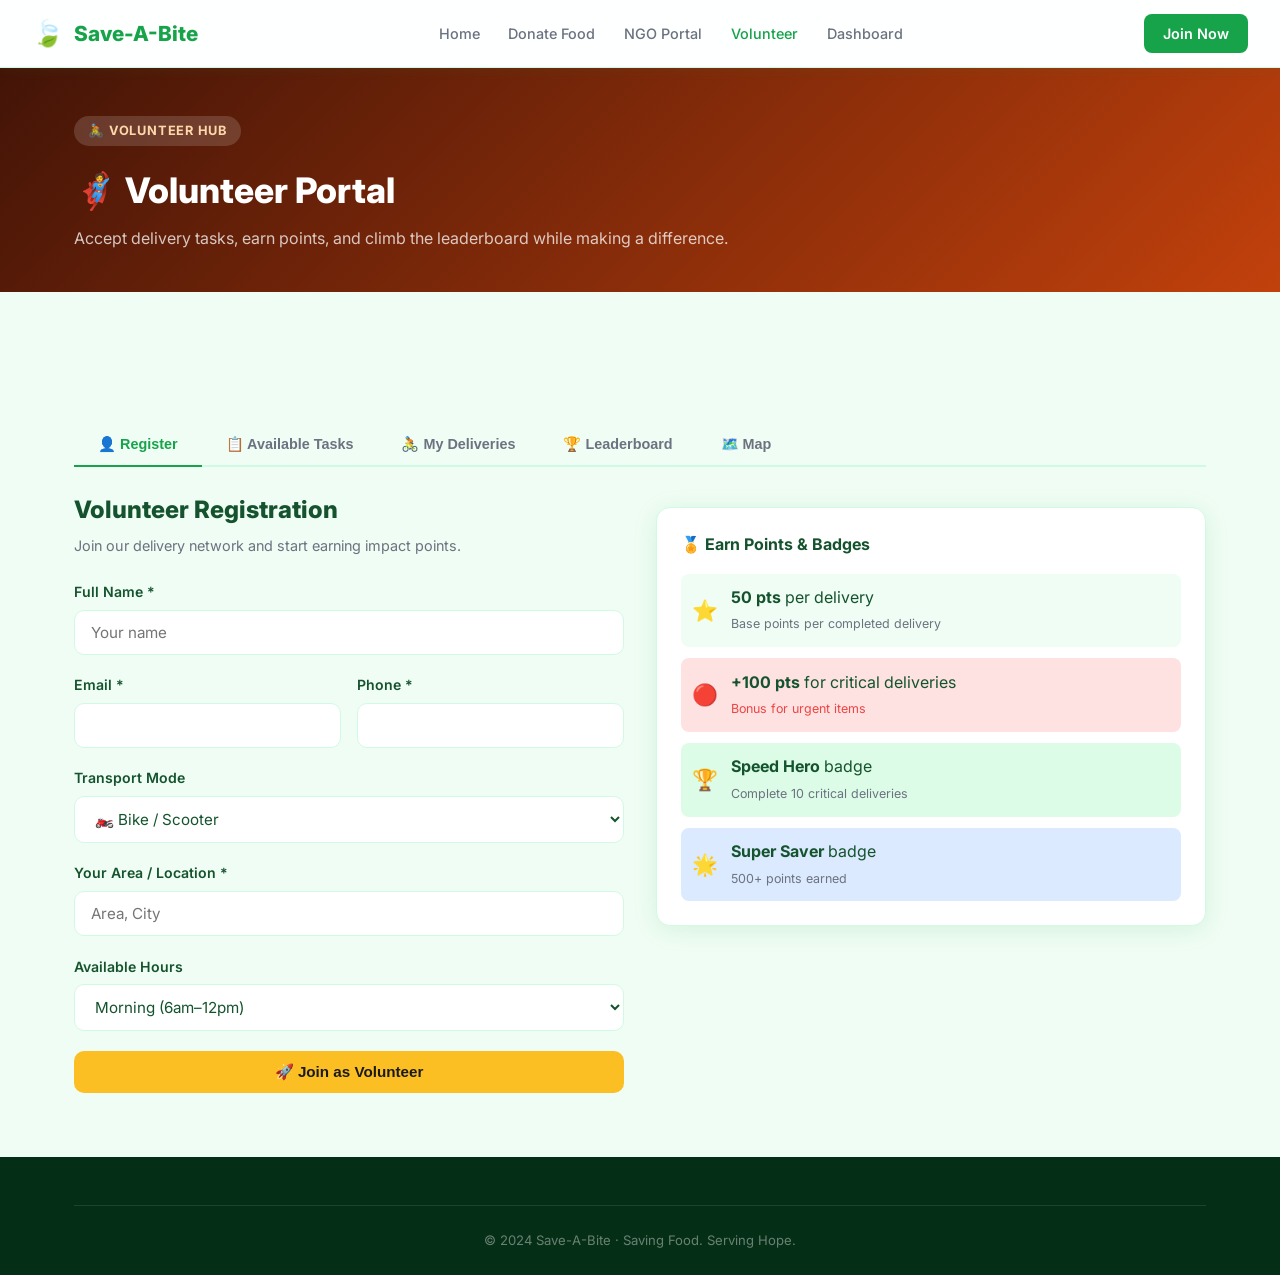
<file: volunteer.html>
<!DOCTYPE html>
<html lang="en">
<head>
<meta charset="UTF-8"/><meta name="viewport" content="width=device-width,initial-scale=1.0"/>
<title>Volunteer | Save-A-Bite</title>
<link rel="stylesheet" href="css/style.css"/>
<style>
.nav-open{display:flex!important;flex-direction:column;position:absolute;top:68px;left:0;right:0;background:#fff;padding:1rem 2rem;border-bottom:1px solid var(--border);gap:.5rem;z-index:998;}
.task-list{display:grid;grid-template-columns:repeat(auto-fill,minmax(300px,1fr));gap:1.2rem;}
.vol-profile{background:linear-gradient(135deg,#7c2d12,#ea580c);color:#fff;border-radius:var(--radius);padding:1.5rem;border:none;}
</style>
</head>
<body>
<nav>
  <div class="nav-logo"><span>🍃</span>Save-A-Bite</div>
  <ul class="nav-links" id="navLinks">
    <li><a href="index.html">Home</a></li><li><a href="donor.html">Donate Food</a></li>
    <li><a href="ngo.html">NGO Portal</a></li><li><a href="volunteer.html">Volunteer</a></li>
    <li><a href="admin.html">Dashboard</a></li>
  </ul>
  <a href="#" class="nav-cta">Join Now</a>
  <button class="nav-toggle" id="navToggle">☰</button>
</nav>

<div class="page-header" style="background:linear-gradient(135deg,#431407,#c2410c);">
  <div class="container">
    <div class="section-tag" style="background:rgba(255,255,255,.15);color:#FED7AA;">🚴 Volunteer Hub</div>
    <h1>🦸 Volunteer Portal</h1>
    <p>Accept delivery tasks, earn points, and climb the leaderboard while making a difference.</p>
  </div>
</div>

<div class="container page-top" style="margin-top:2rem;">
  <div class="tabs">
    <button class="tab-btn active" onclick="switchTab('register',this)">👤 Register</button>
    <button class="tab-btn" onclick="switchTab('tasks',this)">📋 Available Tasks</button>
    <button class="tab-btn" onclick="switchTab('mytasks',this)">🚴 My Deliveries</button>
    <button class="tab-btn" onclick="switchTab('leaderboard',this)">🏆 Leaderboard</button>
    <button class="tab-btn" onclick="switchTab('map',this)">🗺️ Map</button>
  </div>

  <!-- REGISTER -->
  <div class="tab-panel active" id="tab-register">
    <div class="grid-2" style="gap:2rem;align-items:start;">
      <div>
        <h2 style="font-size:1.5rem;font-weight:800;margin-bottom:.3rem;">Volunteer Registration</h2>
        <p style="color:var(--text-muted);margin-bottom:1.5rem;font-size:.9rem;">Join our delivery network and start earning impact points.</p>
        <form id="volRegForm">
          <div class="form-group"><label>Full Name *</label><input type="text" id="vName" placeholder="Your name" required/></div>
          <div class="form-row">
            <div class="form-group"><label>Email *</label><input type="email" id="vEmail" required/></div>
            <div class="form-group"><label>Phone *</label><input type="tel" id="vPhone" required/></div>
          </div>
          <div class="form-group"><label>Transport Mode</label>
            <select id="vTransport"><option value="bike">🏍️ Bike / Scooter</option><option value="cycle">🚴 Bicycle</option><option value="car">🚗 Car</option><option value="walk">🚶 Walking (short distance)</option></select>
          </div>
          <div class="form-group"><label>Your Area / Location *</label><input type="text" id="vAddress" placeholder="Area, City" required/></div>
          <div class="form-group"><label>Available Hours</label>
            <select id="vHours"><option>Morning (6am–12pm)</option><option>Afternoon (12pm–6pm)</option><option>Evening (6pm–9pm)</option><option>Flexible / All day</option></select>
          </div>
          <button type="submit" class="btn btn-accent btn-full">🚀 Join as Volunteer</button>
        </form>
      </div>
      <div id="volRightPanel">
        <div class="card" id="volProfileCard" style="display:none;background:linear-gradient(135deg,#7c2d12,#ea580c);color:#fff;border:none;">
          <div style="display:flex;align-items:center;gap:1rem;margin-bottom:1rem;">
            <div style="width:56px;height:56px;border-radius:50%;background:rgba(255,255,255,.2);display:flex;align-items:center;justify-content:center;font-size:1.8rem;">🦸</div>
            <div><div id="vProfileName" style="font-size:1.1rem;font-weight:800;"></div><div style="font-size:.82rem;opacity:.8;" id="vProfileArea"></div></div>
          </div>
          <div class="grid-2" style="gap:.8rem;">
            <div style="text-align:center;padding:.8rem;background:rgba(255,255,255,.15);border-radius:10px;">
              <div style="font-size:1.6rem;font-weight:900;" id="vProfilePoints">0</div>
              <div style="font-size:.75rem;opacity:.8;">Points</div>
            </div>
            <div style="text-align:center;padding:.8rem;background:rgba(255,255,255,.15);border-radius:10px;">
              <div style="font-size:1.6rem;font-weight:900;" id="vProfileDeliveries">0</div>
              <div style="font-size:.75rem;opacity:.8;">Deliveries</div>
            </div>
          </div>
          <div style="margin-top:1rem;" id="vProfileBadges"></div>
        </div>
        <div class="card" style="margin-top:1rem;">
          <h4 style="font-weight:700;margin-bottom:1rem;">🏅 Earn Points & Badges</h4>
          <div style="display:flex;flex-direction:column;gap:.7rem;">
            <div style="display:flex;align-items:center;gap:.8rem;padding:.7rem;background:var(--bg);border-radius:8px;">
              <span style="font-size:1.3rem;">⭐</span><div><strong>50 pts</strong> per delivery<br/><span style="font-size:.78rem;color:var(--text-muted);">Base points per completed delivery</span></div>
            </div>
            <div style="display:flex;align-items:center;gap:.8rem;padding:.7rem;background:#FEE2E2;border-radius:8px;">
              <span style="font-size:1.3rem;">🔴</span><div><strong>+100 pts</strong> for critical deliveries<br/><span style="font-size:.78rem;color:var(--critical);">Bonus for urgent items</span></div>
            </div>
            <div style="display:flex;align-items:center;gap:.8rem;padding:.7rem;background:#DCFCE7;border-radius:8px;">
              <span style="font-size:1.3rem;">🏆</span><div><strong>Speed Hero</strong> badge<br/><span style="font-size:.78rem;color:var(--text-muted);">Complete 10 critical deliveries</span></div>
            </div>
            <div style="display:flex;align-items:center;gap:.8rem;padding:.7rem;background:#DBEAFE;border-radius:8px;">
              <span style="font-size:1.3rem;">🌟</span><div><strong>Super Saver</strong> badge<br/><span style="font-size:.78rem;color:var(--text-muted);">500+ points earned</span></div>
            </div>
          </div>
        </div>
      </div>
    </div>
  </div>

  <!-- TASKS -->
  <div class="tab-panel" id="tab-tasks">
    <div style="display:flex;justify-content:space-between;align-items:center;margin-bottom:1.5rem;flex-wrap:wrap;gap:.8rem;">
      <h2 style="font-size:1.5rem;font-weight:800;">Available Delivery Tasks</h2>
      <select id="taskUrgFilter" onchange="renderTasks()" style="padding:.5rem .8rem;border:1.5px solid var(--border);border-radius:8px;font-size:.85rem;">
        <option value="">All Urgency</option><option value="critical">🔴 Critical First</option><option value="warning">🟠 Warning</option><option value="safe">🟢 Safe</option>
      </select>
    </div>
    <div class="task-list" id="tasksGrid"></div>
  </div>

  <!-- MY TASKS -->
  <div class="tab-panel" id="tab-mytasks">
    <h2 style="font-size:1.5rem;font-weight:800;margin-bottom:1.5rem;">My Deliveries</h2>
    <div class="task-list" id="myTasksGrid"></div>
  </div>

  <!-- LEADERBOARD -->
  <div class="tab-panel" id="tab-leaderboard">
    <div style="display:flex;justify-content:space-between;align-items:center;margin-bottom:1.5rem;flex-wrap:wrap;gap:.8rem;">
      <h2 style="font-size:1.5rem;font-weight:800;">🏆 Volunteer Leaderboard</h2>
      <span class="badge badge-info">Updated live</span>
    </div>
    <div style="max-width:600px;" id="fullLeaderboard"></div>
  </div>

  <!-- MAP -->
  <div class="tab-panel" id="tab-map">
    <h2 style="font-size:1.5rem;font-weight:800;margin-bottom:1rem;">🗺️ Delivery Map</h2>
    <p style="color:var(--text-muted);margin-bottom:1.5rem;font-size:.9rem;">View pickup & drop locations and your active route.</p>
    <div class="map-container">
      <canvas id="volMapCanvas"></canvas>
      <div class="map-legend">
        <div class="legend-item"><div class="legend-dot" style="background:#16A34A;"></div>Donor (Pickup)</div>
        <div class="legend-item"><div class="legend-dot" style="background:#2563EB;"></div>NGO (Drop)</div>
        <div class="legend-item"><div class="legend-dot" style="background:#F97316;"></div>You</div>
        <div class="legend-item"><div class="legend-dot" style="background:#EF4444;"></div>Critical Route</div>
      </div>
    </div>
    <div style="margin-top:1rem;padding:1rem;background:var(--bg);border-radius:10px;">
      <p style="font-size:.85rem;font-weight:600;">📍 Navigation Tips</p>
      <p style="font-size:.82rem;color:var(--text-muted);margin-top:.3rem;">Orange markers show your current accepted tasks. Click "Get Directions" on any task card to open navigation.</p>
    </div>
  </div>
</div>

<div style="height:4rem;"></div>
<footer><div class="container"><div class="footer-bottom">© 2024 Save-A-Bite · Saving Food. Serving Hope.</div></div></footer>

<script src="js/app.js"></script>
<script src="js/map.js"></script>
<script>
let volMap=null;
function switchTab(id,btn){
  document.querySelectorAll('.tab-panel').forEach(p=>p.classList.remove('active'));
  document.querySelectorAll('.tab-btn').forEach(b=>b.classList.remove('active'));
  document.getElementById('tab-'+id).classList.add('active');
  if(btn)btn.classList.add('active');
  if(id==='tasks')renderTasks();
  if(id==='mytasks')renderMyTasks();
  if(id==='leaderboard')renderFullLeaderboard();
  if(id==='register')loadVolProfile();
  if(id==='map'){
    if(!volMap){volMap=new SABMap('volMapCanvas');const{markers,routes}=buildMapData();DB.list('volunteers').forEach(v=>markers.push({lat:v.location.lat,lng:v.location.lng,type:'volunteer',label:v.name}));volMap.load(markers,routes);volMap.animate();}
  }
}

function loadVolProfile(){
  const vol=DB.get('currentVol');
  if(!vol)return;
  const card=document.getElementById('volProfileCard');card.style.display='block';
  document.getElementById('vProfileName').textContent=vol.name;
  document.getElementById('vProfileArea').textContent=vol.location.address;
  document.getElementById('vProfilePoints').textContent=vol.points||0;
  document.getElementById('vProfileDeliveries').textContent=vol.deliveries||0;
  const badges=[];
  if((vol.points||0)>=500)badges.push('🌟 Super Saver');
  if((vol.deliveries||0)>=10)badges.push('🏆 Speed Hero');
  if((vol.deliveries||0)>=20)badges.push('🦸 Delivery Champion');
  document.getElementById('vProfileBadges').innerHTML=badges.map(b=>`<span class="badge" style="background:rgba(255,255,255,.2);color:#fff;margin:.2rem;">${b}</span>`).join('');
}

document.getElementById('volRegForm').addEventListener('submit',e=>{
  e.preventDefault();
  const vol={
    id:genId('v'),
    name:document.getElementById('vName').value,
    email:document.getElementById('vEmail').value,
    phone:document.getElementById('vPhone').value,
    transport:document.getElementById('vTransport').value,
    hours:document.getElementById('vHours').value,
    location:{lat:12.935+Math.random()*.05,lng:77.610+Math.random()*.06,address:document.getElementById('vAddress').value},
    rating:4.0,points:0,deliveries:0,active:true,
    registered:new Date().toISOString()
  };
  DB.push('volunteers',vol);DB.set('currentVol',vol);
  toast('Welcome, Volunteer! You can now accept tasks.','success');
  loadVolProfile();e.target.reset();
});

function renderTasks(){
  const uf=document.getElementById('taskUrgFilter').value;
  const donations=DB.list('donations').filter(d=>d.status==='accepted'&&!d.volunteerId);
  const sorted=donations.sort((a,b)=>calcUrgency(a.expiry).days-calcUrgency(b.expiry).days)
    .filter(d=>!uf||calcUrgency(d.expiry).label===uf);
  const grid=document.getElementById('tasksGrid');
  if(!sorted.length){grid.innerHTML='<p style="color:var(--text-muted);">No tasks available right now. Check back soon!</p>';return;}
  const ngos=DB.list('ngos');
  grid.innerHTML=sorted.map(d=>{
    const ngo=ngos.find(n=>n.id===d.ngoId);
    const u=calcUrgency(d.expiry);
    const pts=50+(u.label==='critical'?100:u.label==='warning'?30:0);
    return`<div class="card donation-card" style="border-top:4px solid ${u.label==='critical'?'var(--critical)':u.label==='warning'?'var(--warning)':'var(--safe)'};">
      <div style="display:flex;justify-content:space-between;">${urgencyBadge(d.expiry)}<span class="badge badge-info">+${pts} pts</span></div>
      <h4 style="font-weight:700;margin:.6rem 0;">${d.emoji||'🍱'} ${d.foodName}</h4>
      <div style="background:var(--bg);border-radius:10px;padding:.8rem;margin:.6rem 0;font-size:.83rem;">
        <p>📍 <strong>Pickup:</strong> ${d.location.address}</p>
        ${ngo?`<p style="margin-top:.3rem;">🏥 <strong>Drop:</strong> ${ngo.location.address}</p>`:''}
      </div>
      <div class="donation-meta"><span>📦 ${d.quantity} ${d.unit}</span></div>
      <div style="display:flex;gap:.5rem;margin-top:.8rem;">
        <button class="btn btn-accent btn-sm" style="flex:1;" onclick="acceptTask('${d.id}',${pts})">✅ Accept Task</button>
        <a class="btn btn-outline btn-sm" href="https://maps.google.com/?q=${d.location.lat},${d.location.lng}" target="_blank">🗺️ Map</a>
      </div>
    </div>`;
  }).join('');
}

function acceptTask(donId,pts){
  const vol=DB.get('currentVol')||DB.list('volunteers')[0];
  if(!vol){toast('Please register as a volunteer first!','error');return;}
  DB.update('donations',donId,{volunteerId:vol.id,status:'picked'});
  const updVol=DB.list('volunteers').find(v=>v.id===vol.id);
  const newPts=(updVol?.points||0)+pts;
  const newDel=(updVol?.deliveries||0)+1;
  DB.update('volunteers',vol.id,{points:newPts,deliveries:newDel});
  DB.set('currentVol',{...vol,points:newPts,deliveries:newDel});
  toast(`Task accepted! +${pts} points earned! 🎉`,'success');
  renderTasks();loadVolProfile();
}

function renderMyTasks(){
  const vol=DB.get('currentVol')||DB.list('volunteers')[0];
  const donations=DB.list('donations').filter(d=>vol&&d.volunteerId===vol.id);
  const grid=document.getElementById('myTasksGrid');
  if(!donations.length){grid.innerHTML='<p style="color:var(--text-muted);">No deliveries yet. Accept a task to get started!</p>';return;}
  grid.innerHTML=donations.map(d=>`
  <div class="card donation-card">
    <div style="display:flex;justify-content:space-between;">${statusBadge(d.status)}${urgencyBadge(d.expiry)}</div>
    <h4 style="font-weight:700;margin:.6rem 0;">${d.emoji||'🍱'} ${d.foodName}</h4>
    <p style="font-size:.82rem;color:var(--text-muted);">📍 ${d.location.address}</p>
    <div class="status-steps" style="margin:1rem 0;">
      <div class="status-step done">Accepted</div>
      <div class="status-step ${['picked','delivered'].includes(d.status)?'done':'active'}">Picked Up</div>
      <div class="status-step ${d.status==='delivered'?'done':d.status==='picked'?'active':''}">Delivered</div>
    </div>
    ${d.status==='picked'?`<button class="btn btn-primary btn-sm" onclick="markDelivered('${d.id}')">📦 Mark as Delivered</button>`:''}
    ${d.status==='delivered'?`<span class="badge badge-safe">🎉 Completed! +50 pts</span>`:''}
  </div>`).join('');
}

function markDelivered(id){
  DB.update('donations',id,{status:'delivered'});
  toast('Delivery completed! Great work! 🎉','success');
  renderMyTasks();
}

function renderFullLeaderboard(){
  const vols=[...DB.list('volunteers')].sort((a,b)=>(b.points||0)-(a.points||0));
  const lb=document.getElementById('fullLeaderboard');
  const rankCls=['gold','silver','bronze'];
  const medals=['🥇','🥈','🥉'];
  lb.innerHTML=vols.map((v,i)=>`
  <div class="leaderboard-item" style="${i<3?'background:linear-gradient(90deg,var(--bg),transparent);padding:.9rem;border-radius:10px;margin-bottom:.4rem;':''}">
    <div class="lb-rank ${rankCls[i]||'other'}">${i+1}</div>
    <div style="font-size:1.3rem;">${medals[i]||'🔹'}</div>
    <div class="lb-name">
      ${v.name}<br/>
      <span style="font-size:.75rem;color:var(--text-muted);">⭐${v.rating} · 🚴${v.deliveries||0} deliveries · ${v.location?.address||''}</span>
      <div style="margin-top:.3rem;">
        ${(v.points||0)>=500?'<span class="badge badge-safe" style="font-size:.7rem;">🌟 Super Saver</span>':''} 
        ${(v.deliveries||0)>=10?'<span class="badge badge-info" style="font-size:.7rem;">🏆 Speed Hero</span>':''}
      </div>
    </div>
    <div style="text-align:right;">
      <div class="lb-points">${(v.points||0).toLocaleString()}</div>
      <div style="font-size:.72rem;color:var(--text-muted);">points</div>
    </div>
  </div>`).join('');
}

loadVolProfile();
</script>
</body>
</html>
</file>
<file: css/style.css>
@import url('https://fonts.googleapis.com/css2?family=Inter:wght@300;400;500;600;700;800&display=swap');

:root {
  --primary: #16A34A;
  --primary-dark: #15803D;
  --primary-light: #86EFAC;
  --accent: #FBBF24;
  --critical: #EF4444;
  --warning: #F97316;
  --safe: #22C55E;
  --bg: #F0FDF4;
  --surface: #ffffff;
  --border: #D1FAE5;
  --text: #14532D;
  --text-muted: #6B7280;
  --nav-h: 68px;
  --radius: 14px;
  --shadow: 0 4px 24px rgba(22,163,74,.12);
  --shadow-lg: 0 8px 40px rgba(22,163,74,.18);
}

*, *::before, *::after { box-sizing: border-box; margin: 0; padding: 0; }
html { scroll-behavior: smooth; }
body { font-family: 'Inter', sans-serif; background: var(--bg); color: var(--text); line-height: 1.6; }
a { text-decoration: none; color: inherit; }
img { max-width: 100%; }

/* ── NAV ── */
nav {
  position: fixed; top: 0; left: 0; right: 0; z-index: 999;
  height: var(--nav-h);
  background: rgba(255,255,255,.92);
  backdrop-filter: blur(12px);
  border-bottom: 1px solid var(--border);
  display: flex; align-items: center; justify-content: space-between;
  padding: 0 2rem;
  box-shadow: 0 2px 12px rgba(22,163,74,.08);
}
.nav-logo { display: flex; align-items: center; gap: .6rem; font-weight: 800; font-size: 1.3rem; color: var(--primary); }
.nav-logo span { font-size: 1.6rem; }
.nav-links { display: flex; gap: 1.8rem; list-style: none; }
.nav-links a { font-size: .9rem; font-weight: 500; color: var(--text-muted); transition: color .2s; }
.nav-links a:hover { color: var(--primary); }
.nav-links a.active { color: var(--primary); }
.nav-cta { background: var(--primary); color: #fff; padding: .5rem 1.2rem; border-radius: 8px; font-weight: 600; font-size: .9rem; transition: background .2s, transform .2s; }
.nav-cta:hover { background: var(--primary-dark); transform: translateY(-1px); }
.nav-toggle { display: none; background: none; border: none; font-size: 1.5rem; cursor: pointer; color: var(--primary); }

/* ── BUTTONS ── */
.btn { display: inline-flex; align-items: center; gap: .5rem; padding: .75rem 1.6rem; border-radius: 10px; font-weight: 600; font-size: .95rem; cursor: pointer; border: none; transition: all .2s; }
.btn-primary { background: var(--primary); color: #fff; }
.btn-primary:hover { background: var(--primary-dark); transform: translateY(-2px); box-shadow: 0 6px 20px rgba(22,163,74,.3); }
.btn-outline { background: transparent; color: var(--primary); border: 2px solid var(--primary); }
.btn-outline:hover { background: var(--primary); color: #fff; }
.btn-danger { background: var(--critical); color: #fff; }
.btn-danger:hover { background: #DC2626; }
.btn-accent { background: var(--accent); color: #1A1A1A; }
.btn-accent:hover { background: #F59E0B; }
.btn-sm { padding: .45rem 1rem; font-size: .85rem; border-radius: 8px; }
.btn-full { width: 100%; justify-content: center; }

/* ── CARDS ── */
.card { background: var(--surface); border-radius: var(--radius); padding: 1.5rem; box-shadow: var(--shadow); border: 1px solid var(--border); transition: transform .2s, box-shadow .2s; }
.card:hover { transform: translateY(-3px); box-shadow: var(--shadow-lg); }
.card-header { display: flex; align-items: center; justify-content: space-between; margin-bottom: 1rem; }
.card-title { font-size: 1.05rem; font-weight: 700; color: var(--text); }

/* ── BADGES ── */
.badge { display: inline-flex; align-items: center; gap: .3rem; padding: .3rem .8rem; border-radius: 20px; font-size: .78rem; font-weight: 600; }
.badge-critical { background: #FEE2E2; color: var(--critical); }
.badge-warning { background: #FFEDD5; color: var(--warning); }
.badge-safe { background: #DCFCE7; color: var(--safe); }
.badge-info { background: #DBEAFE; color: #2563EB; }
.badge-neutral { background: #F3F4F6; color: var(--text-muted); }
.pulse-critical { animation: pulse-red 1.5s ease-in-out infinite; }
@keyframes pulse-red { 0%,100%{ box-shadow:0 0 0 0 rgba(239,68,68,.4); } 50%{ box-shadow:0 0 0 8px rgba(239,68,68,0); } }

/* ── FORMS ── */
.form-group { margin-bottom: 1.2rem; }
.form-group label { display: block; font-size: .88rem; font-weight: 600; color: var(--text); margin-bottom: .4rem; }
.form-group input, .form-group select, .form-group textarea {
  width: 100%; padding: .75rem 1rem; border: 1.5px solid var(--border);
  border-radius: 10px; font-size: .95rem; font-family: inherit;
  background: var(--surface); color: var(--text);
  transition: border-color .2s, box-shadow .2s;
}
.form-group input:focus, .form-group select:focus, .form-group textarea:focus {
  outline: none; border-color: var(--primary);
  box-shadow: 0 0 0 3px rgba(22,163,74,.15);
}
.form-row { display: grid; grid-template-columns: 1fr 1fr; gap: 1rem; }
.form-row-3 { display: grid; grid-template-columns: 1fr 1fr 1fr; gap: 1rem; }

/* ── LAYOUT ── */
.container { max-width: 1180px; margin: 0 auto; padding: 0 1.5rem; }
.page-top { padding-top: calc(var(--nav-h) + 2rem); }
.section { padding: 5rem 0; }
.section-tag { display: inline-block; background: #DCFCE7; color: var(--primary); font-size: .8rem; font-weight: 700; padding: .3rem .9rem; border-radius: 20px; margin-bottom: 1rem; letter-spacing: .06em; text-transform: uppercase; }
.section-title { font-size: clamp(1.8rem, 3vw, 2.6rem); font-weight: 800; color: var(--text); margin-bottom: .8rem; }
.section-sub { font-size: 1.05rem; color: var(--text-muted); max-width: 600px; }
.grid-2 { display: grid; grid-template-columns: 1fr 1fr; gap: 1.5rem; }
.grid-3 { display: grid; grid-template-columns: repeat(3, 1fr); gap: 1.5rem; }
.grid-4 { display: grid; grid-template-columns: repeat(4, 1fr); gap: 1.2rem; }

/* ── HERO ── */
#hero {
  min-height: 100vh; display: flex; align-items: center;
  background: linear-gradient(135deg, #052e16 0%, #14532d 40%, #166534 70%, #15803d 100%);
  position: relative; overflow: hidden; padding-top: var(--nav-h);
}
.hero-content { position: relative; z-index: 2; max-width: 620px; }
.hero-tag { display: inline-block; background: rgba(255,255,255,.15); color: #86EFAC; font-size: .85rem; font-weight: 600; padding: .4rem 1rem; border-radius: 20px; border: 1px solid rgba(255,255,255,.2); margin-bottom: 1.5rem; }
#hero h1 { font-size: clamp(2.4rem, 5vw, 3.8rem); font-weight: 900; color: #fff; line-height: 1.1; margin-bottom: 1rem; }
#hero h1 .accent { color: var(--accent); }
.hero-tagline { font-size: 1.15rem; color: #86EFAC; font-style: italic; margin-bottom: 1.2rem; }
.hero-desc { font-size: 1.05rem; color: rgba(255,255,255,.8); margin-bottom: 2rem; }
.hero-btns { display: flex; gap: 1rem; flex-wrap: wrap; }
.hero-stats { display: flex; gap: 2rem; margin-top: 3rem; flex-wrap: wrap; }
.hero-stat { text-align: center; }
.hero-stat .num { font-size: 2rem; font-weight: 900; color: var(--accent); }
.hero-stat .lbl { font-size: .8rem; color: rgba(255,255,255,.7); }
.hero-bg-orbs { position: absolute; inset: 0; pointer-events: none; }
.orb { position: absolute; border-radius: 50%; opacity: .08; }
.orb1 { width: 500px; height: 500px; background: var(--primary-light); top: -100px; right: -100px; animation: float 8s ease-in-out infinite; }
.orb2 { width: 300px; height: 300px; background: var(--accent); bottom: -50px; right: 200px; animation: float 6s ease-in-out infinite reverse; }
@keyframes float { 0%,100%{ transform:translateY(0); } 50%{ transform:translateY(-20px); } }

/* Floating food emojis */
.food-float { position: absolute; font-size: 2rem; opacity: 0; pointer-events: none; animation: foodRise 6s ease-in infinite; }
@keyframes foodRise { 0%{ opacity:0; transform:translateY(0) rotate(0deg); } 20%{ opacity:.7; } 100%{ opacity:0; transform:translateY(-300px) rotate(20deg); } }

/* ── IMPACT STATS ── */
.stats-grid { display: grid; grid-template-columns: repeat(4, 1fr); gap: 1.5rem; margin-top: 2rem; }
.stat-card { text-align: center; padding: 2rem 1rem; }
.stat-icon { font-size: 2.2rem; margin-bottom: .5rem; }
.stat-num { font-size: 2.4rem; font-weight: 900; color: var(--primary); display: block; }
.stat-label { font-size: .85rem; color: var(--text-muted); margin-top: .2rem; }

/* ── HOW IT WORKS ── */
.steps { display: grid; grid-template-columns: repeat(4, 1fr); gap: 1.5rem; margin-top: 3rem; }
.step { text-align: center; position: relative; }
.step-num { width: 56px; height: 56px; border-radius: 50%; background: linear-gradient(135deg, var(--primary), var(--primary-dark)); color: #fff; font-size: 1.3rem; font-weight: 800; display: flex; align-items: center; justify-content: center; margin: 0 auto 1rem; box-shadow: 0 4px 16px rgba(22,163,74,.3); }
.step::after { content: '→'; position: absolute; right: -1rem; top: 1rem; font-size: 1.5rem; color: var(--primary-light); }
.step:last-child::after { display: none; }
.step h4 { font-size: .95rem; font-weight: 700; margin-bottom: .4rem; }
.step p { font-size: .85rem; color: var(--text-muted); }

/* ── DONATION CARD ── */
.donation-card { position: relative; }
.donation-card .food-img { width: 100%; height: 160px; object-fit: cover; border-radius: 10px; margin-bottom: 1rem; background: linear-gradient(135deg, #D1FAE5, #86EFAC); display: flex; align-items: center; justify-content: center; font-size: 3rem; }
.donation-meta { display: flex; flex-wrap: wrap; gap: .5rem; margin: .8rem 0; }
.donation-meta span { font-size: .8rem; background: var(--bg); padding: .2rem .6rem; border-radius: 6px; color: var(--text-muted); }
.donation-actions { display: flex; gap: .6rem; margin-top: 1rem; }
.urgency-indicator { position: absolute; top: .8rem; right: .8rem; }

/* ── MAP ── */
.map-container { border-radius: var(--radius); overflow: hidden; box-shadow: var(--shadow-lg); border: 2px solid var(--border); position: relative; }
#mapCanvas { width: 100%; display: block; }
.map-legend { position: absolute; bottom: 1rem; left: 1rem; background: rgba(255,255,255,.9); backdrop-filter: blur(8px); border-radius: 10px; padding: .75rem 1rem; display: flex; gap: 1rem; font-size: .8rem; }
.legend-item { display: flex; align-items: center; gap: .4rem; }
.legend-dot { width: 10px; height: 10px; border-radius: 50%; }

/* ── LEADERBOARD ── */
.leaderboard-item { display: flex; align-items: center; gap: 1rem; padding: .9rem 0; border-bottom: 1px solid var(--border); }
.leaderboard-item:last-child { border-bottom: none; }
.lb-rank { width: 32px; height: 32px; border-radius: 50%; display: flex; align-items: center; justify-content: center; font-weight: 800; font-size: .85rem; flex-shrink: 0; }
.lb-rank.gold { background: linear-gradient(135deg, #FBBF24, #F59E0B); color: #fff; }
.lb-rank.silver { background: linear-gradient(135deg, #9CA3AF, #6B7280); color: #fff; }
.lb-rank.bronze { background: linear-gradient(135deg, #B45309, #92400E); color: #fff; }
.lb-rank.other { background: var(--bg); color: var(--text-muted); }
.lb-name { flex: 1; font-weight: 600; }
.lb-points { font-weight: 700; color: var(--primary); }
.lb-badge { font-size: .75rem; }

/* ── STATUS STEPS ── */
.status-steps { display: flex; gap: 0; margin: 1rem 0; }
.status-step { flex: 1; text-align: center; position: relative; padding: .5rem 0; font-size: .75rem; color: var(--text-muted); }
.status-step::before { content: ''; display: block; width: 28px; height: 28px; border-radius: 50%; background: var(--border); margin: 0 auto .4rem; }
.status-step.done::before { background: var(--primary); }
.status-step.active::before { background: var(--accent); animation: pulse-red 1.5s infinite; }
.status-step::after { content: ''; position: absolute; top: 14px; left: 50%; width: 100%; height: 2px; background: var(--border); z-index: -1; }
.status-step:last-child::after { display: none; }
.status-step.done::after { background: var(--primary); }

/* ── TOAST ── */
.toast { position: fixed; bottom: 2rem; right: 2rem; z-index: 9999; background: #1A1A1A; color: #fff; padding: .9rem 1.4rem; border-radius: 12px; display: flex; align-items: center; gap: .7rem; font-size: .9rem; transform: translateY(80px); opacity: 0; transition: all .3s; box-shadow: 0 8px 30px rgba(0,0,0,.2); max-width: 340px; }
.toast.show { transform: translateY(0); opacity: 1; }
.toast-success { border-left: 4px solid var(--safe); }
.toast-error { border-left: 4px solid var(--critical); }
.toast-warn { border-left: 4px solid var(--warning); }

/* ── MODAL ── */
.modal-overlay { position: fixed; inset: 0; background: rgba(0,0,0,.5); z-index: 1000; display: none; align-items: center; justify-content: center; padding: 1rem; }
.modal-overlay.open { display: flex; }
.modal { background: var(--surface); border-radius: 18px; width: 100%; max-width: 520px; max-height: 90vh; overflow-y: auto; box-shadow: 0 20px 60px rgba(0,0,0,.3); }
.modal-header { padding: 1.5rem 1.5rem .5rem; display: flex; align-items: center; justify-content: space-between; border-bottom: 1px solid var(--border); }
.modal-close { background: none; border: none; font-size: 1.4rem; cursor: pointer; color: var(--text-muted); }
.modal-body { padding: 1.5rem; }

/* ── TABS ── */
.tabs { display: flex; gap: 0; border-bottom: 2px solid var(--border); margin-bottom: 1.5rem; }
.tab-btn { padding: .75rem 1.5rem; font-size: .9rem; font-weight: 600; color: var(--text-muted); background: none; border: none; cursor: pointer; border-bottom: 2px solid transparent; margin-bottom: -2px; transition: all .2s; }
.tab-btn.active { color: var(--primary); border-bottom-color: var(--primary); }
.tab-panel { display: none; }
.tab-panel.active { display: block; }

/* ── UPLOAD ZONE ── */
.upload-zone { border: 2px dashed var(--border); border-radius: 12px; padding: 2rem; text-align: center; cursor: pointer; transition: border-color .2s, background .2s; }
.upload-zone:hover { border-color: var(--primary); background: #F0FDF4; }
.upload-zone .icon { font-size: 2.5rem; margin-bottom: .5rem; }

/* ── RATING ── */
.stars { display: flex; gap: .2rem; }
.star { font-size: 1.1rem; cursor: pointer; color: #D1D5DB; transition: color .1s; }
.star.filled { color: var(--accent); }

/* ── PAGE HEADER ── */
.page-header { background: linear-gradient(135deg, #052e16, #15803d); color: #fff; padding: 3rem 0 2.5rem; margin-top: var(--nav-h); }
.page-header h1 { font-size: 2.2rem; font-weight: 800; margin-bottom: .5rem; }
.page-header p { color: rgba(255,255,255,.75); font-size: 1rem; }

/* ── ACTIVITY FEED ── */
.activity-item { display: flex; align-items: flex-start; gap: .9rem; padding: .8rem 0; border-bottom: 1px solid var(--border); }
.activity-icon { width: 36px; height: 36px; border-radius: 50%; display: flex; align-items: center; justify-content: center; font-size: 1rem; flex-shrink: 0; }
.activity-text { font-size: .88rem; }
.activity-time { font-size: .75rem; color: var(--text-muted); }

/* ── FOOTER ── */
footer { background: #052e16; color: rgba(255,255,255,.8); padding: 3rem 0 1.5rem; }
.footer-grid { display: grid; grid-template-columns: 2fr 1fr 1fr 1fr; gap: 2rem; margin-bottom: 2rem; }
.footer-brand .logo { font-size: 1.4rem; font-weight: 800; color: #fff; margin-bottom: .6rem; display: flex; align-items: center; gap: .5rem; }
.footer-links h4 { color: #fff; font-size: .9rem; margin-bottom: 1rem; }
.footer-links ul { list-style: none; display: flex; flex-direction: column; gap: .5rem; }
.footer-links a { font-size: .85rem; color: rgba(255,255,255,.6); transition: color .2s; }
.footer-links a:hover { color: var(--primary-light); }
.footer-bottom { border-top: 1px solid rgba(255,255,255,.1); padding-top: 1.5rem; text-align: center; font-size: .82rem; color: rgba(255,255,255,.4); }

/* ── RESPONSIVE ── */
@media(max-width: 900px) {
  .grid-4,.stats-grid,.steps { grid-template-columns: repeat(2, 1fr); }
  .grid-3 { grid-template-columns: repeat(2, 1fr); }
  .footer-grid { grid-template-columns: 1fr 1fr; }
  #hero .container { flex-direction: column; }
}
@media(max-width: 640px) {
  .nav-links,.nav-cta { display: none; }
  .nav-toggle { display: block; }
  .grid-2,.grid-3,.grid-4,.stats-grid,.steps,.form-row,.form-row-3 { grid-template-columns: 1fr; }
  .footer-grid { grid-template-columns: 1fr; }
  .step::after { display: none; }
  .hero-btns { flex-direction: column; }
}
</file>
